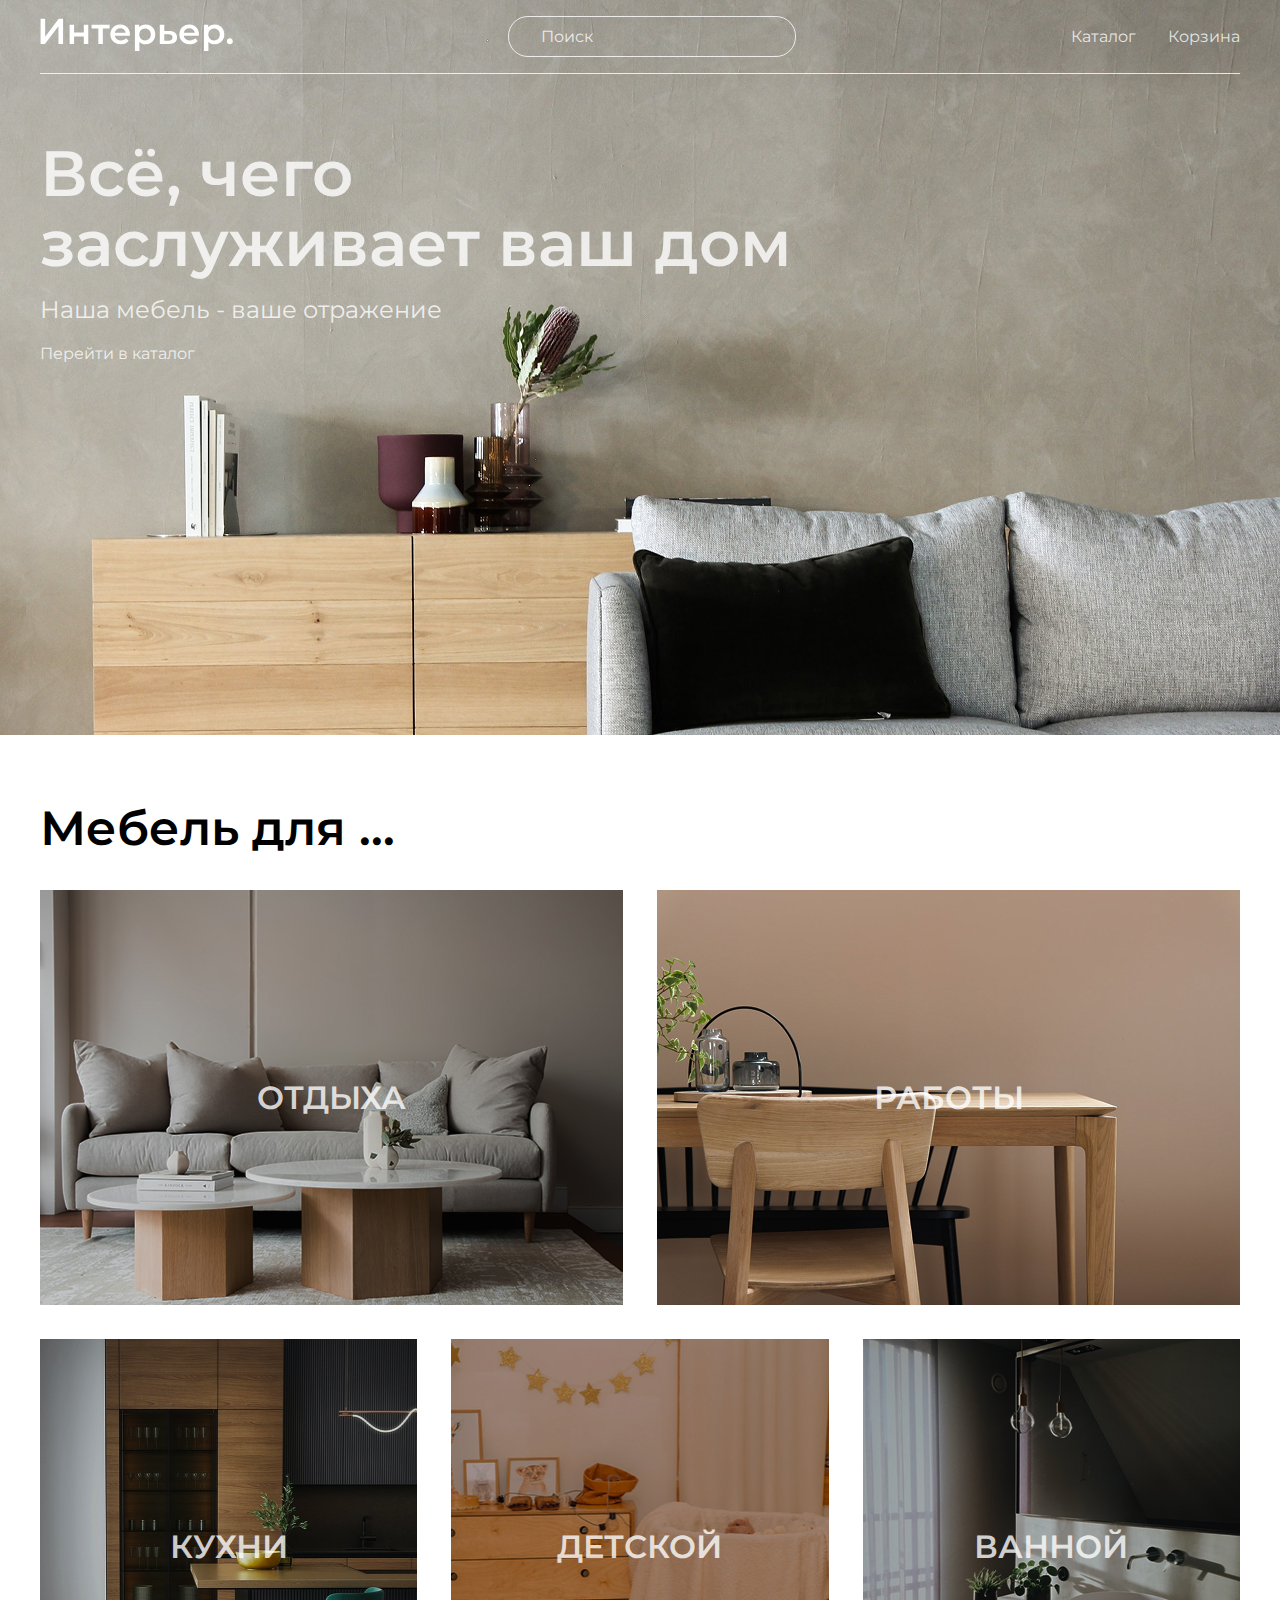
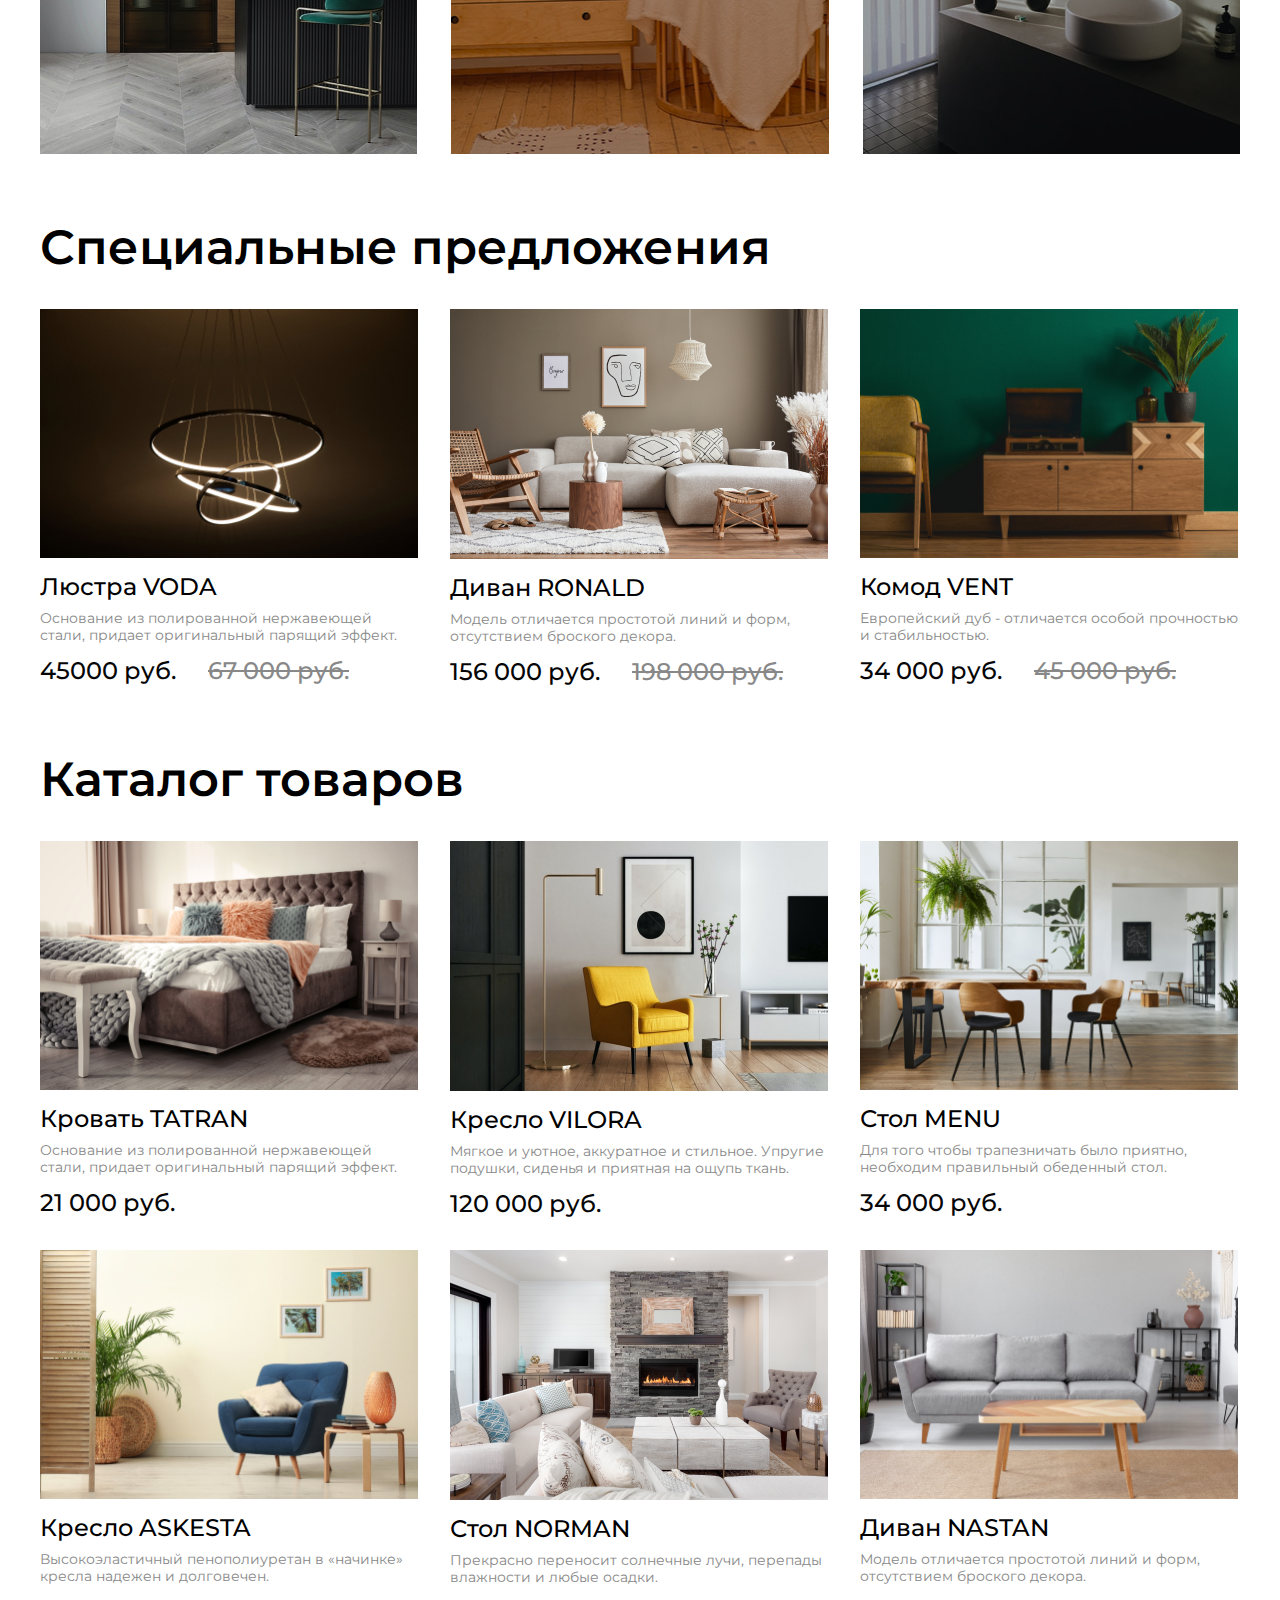
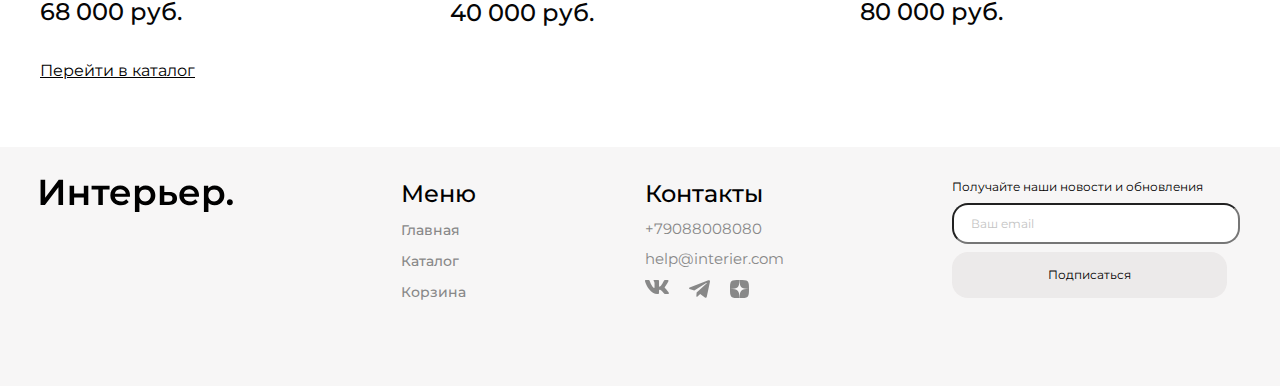
<file: index.html>
<!DOCTYPE html>
<html lang="en">
<head>
    <meta charset="UTF-8">
    <meta name="viewport" content="width=device-width, initial-scale=1.0">
    <title>Document</title>
    <link rel="preconnect" href="https://fonts.googleapis.com">
    <link rel="preconnect" href="https://fonts.gstatic.com" crossorigin>
    <link href="https://fonts.googleapis.com/css2?family=Montserrat:ital,wght@0,100..900;1,100..900&display=swap" rel="stylesheet">    
    <link rel="stylesheet" href="style.css">
</head>
<body class="body ">
    <div class="top center">
    <header class="header">
            <a class="header__logo" href="index.html"><img class="header__img" src="img/logo.svg" alt="logo"></a>
            <input placeholder="Поиск" class="header__input" type="text"> 
            <div class="menu menu_form">
                <a class="menu__link" href="catalog.html">Каталог</a>
                <div class="menu-form">
                    <form class="menu-form__form" action="#" method="get">
                        <article class="menu-form__item">
                            <div class="menu-form__left">
                                <img class="menu-form__img" src="img/cart-1.jpg" alt="cart__image">
                                <div class="menu-form__info">
                                    <h4 class="menu-form__title">Стол MENU</h4>
                                    <p class="menu-form__text">34 000 руб.</p>
                                <div class="menu-form__link-box">
                                    <a class="menu-form__link" href="#">Избранные</a>
                                    <a class="menu-form__link" href="#">Удалить</a>
                                </div>
                                </div>
                            </div>
                        <input class="menu-form__number" type="number" value="1" min="1">
                        </article>
                        <article class="menu-form__item">
                            <div class="menu-form__left">
                                <img class="menu-form__img" src="img/cart-2.jpg" alt="cart__image">
                                <div class="menu-form__info">
                                    <h4 class="menu-form__title">Диван NASTAN</h4>
                                    <p class="menu-form__text">80 000 руб.</p>
                                <div class="menu-form__link-box">
                                    <a class="menu-form__link" href="#">Избранные</a>
                                    <a class="menu-form__link" href="#">Удалить</a>
                                </div>
                                </div>
                            </div>
                            <input class="menu-form__number" type="number" value="1" min="1">
                            </article>
                            <div class="menu-form__total">
                                <div class="menu-form__sell"> Итого: <b> 114 000 руб.</b></div>
                                <button class="menu-form__button">Оформить заказ</button>
                            </div>
                        </form>
                </div>
                <a class="menu__link menu__link_active" href="basket.html">Корзина</a>
                
            </div>
        <div class="menu-mob">
            <a class="menu-mob__icon" href="#"><svg width="20" height="19" viewBox="0 0 20 19" fill="none" xmlns="http://www.w3.org/2000/svg">
                <g clip-path="url(#clip0_310_627)">
                <path d="M10.4053 1.11121C11.9322 1.13658 13.4045 1.704 14.5547 2.71863C15.7816 3.80099 16.5504 5.31046 16.7041 6.93933L16.7256 7.245C16.7952 8.74054 16.3382 10.2146 15.4346 11.4139L18.7686 14.7469L18.8271 14.8114C18.8828 14.8791 18.9282 14.9548 18.9619 15.036L18.9912 15.119C19.0166 15.2028 19.0303 15.29 19.0303 15.3778C19.0303 15.4657 19.0166 15.5528 18.9912 15.6366L18.9619 15.7196C18.9171 15.8277 18.8513 15.9259 18.7686 16.0087C18.7064 16.0708 18.6358 16.1236 18.5586 16.1649L18.4795 16.202C18.3713 16.2469 18.2548 16.2694 18.1377 16.2694C18.0498 16.2694 17.9627 16.2567 17.8789 16.2313L17.7959 16.202C17.7149 16.1684 17.6398 16.1227 17.5723 16.0673L17.5068 16.0087L14.1738 12.6747C12.9745 13.5809 11.4991 14.0394 10.002 13.9706L9.69629 13.9491C8.16806 13.8057 6.74501 13.121 5.68066 12.0243L5.47266 11.7997C4.38959 10.5718 3.8155 8.97713 3.86719 7.3407L3.88379 7.03406C4.00483 5.51056 4.66577 4.07568 5.75195 2.99109L5.97266 2.78015C7.10336 1.75342 8.56639 1.1606 10.0996 1.11316L10.4053 1.11121ZM10.3096 2.91882C9.15949 2.92351 8.05438 3.35335 7.20605 4.12195L7.04004 4.28015C6.17266 5.14755 5.68371 6.32302 5.67871 7.54968C5.67378 8.77628 6.15341 9.95557 7.01367 10.83L7.17871 10.9891C7.57301 11.3522 8.0275 11.6448 8.52246 11.8534L8.73633 11.9374C9.24001 12.1209 9.77235 12.2164 10.3096 12.2186L10.5391 12.2137C11.0744 12.1895 11.602 12.0725 12.0986 11.868C12.6662 11.6343 13.1822 11.2903 13.6162 10.8563C14.0503 10.4223 14.3942 9.90633 14.6279 9.33875L14.71 9.12488C14.8638 8.69178 14.9528 8.23831 14.9736 7.77917L14.9785 7.54968C14.9763 7.01248 14.8808 6.4801 14.6973 5.97644L14.6133 5.76257C14.4047 5.26759 14.1121 4.81313 13.749 4.41882L13.5898 4.25378C12.7154 3.3935 11.5362 2.91387 10.3096 2.91882Z" fill="white" stroke="white" stroke-width="0.2"/>
                </g>
                <defs>
                <clipPath id="clip0_310_627">
                <rect width="19" height="19" fill="white" transform="translate(0.800537)"/>
                </clipPath>
                </defs>
                </svg>
                </a>
            <a class="menu-mob__icon" href="catalog.html"><svg width="20" height="21" viewBox="0 0 20 21" fill="none" xmlns="http://www.w3.org/2000/svg">
                <rect x="0.800537" y="0.900024" width="4.57143" height="4.57143" fill="white"/>
                <rect x="0.800537" y="8.21436" width="4.57143" height="4.57143" fill="white"/>
                <rect x="0.800537" y="15.5286" width="4.57143" height="4.57143" fill="white"/>
                <rect x="8.11401" y="8.21436" width="4.57143" height="4.57143" fill="white"/>
                <rect x="8.11401" y="15.5286" width="4.57143" height="4.57143" fill="white"/>
                <rect x="8.11401" y="0.900024" width="4.57143" height="4.57143" fill="white"/>
                <rect x="15.4285" y="8.21436" width="4.57143" height="4.57143" fill="white"/>
                <rect x="15.4285" y="15.5286" width="4.57143" height="4.57143" fill="white"/>
                <rect x="15.4285" y="0.900024" width="4.57143" height="4.57143" fill="white"/>
                </svg>
                </a>
            <a class="menu-mob__icon" href="basket.html"><svg width="25" height="25" viewBox="0 0 25 25" fill="none" xmlns="http://www.w3.org/2000/svg">
                <path d="M14.5834 20.8333C15.1359 20.8333 15.6658 20.6138 16.0566 20.2231C16.4473 19.8324 16.6667 19.3025 16.6667 18.75C16.6667 18.1974 16.4473 17.6675 16.0566 17.2768C15.6658 16.8861 15.1359 16.6666 14.5834 16.6666C14.0309 16.6666 13.501 16.8861 13.1103 17.2768C12.7196 17.6675 12.5001 18.1974 12.5001 18.75C12.5001 19.3025 12.7196 19.8324 13.1103 20.2231C13.501 20.6138 14.0309 20.8333 14.5834 20.8333ZM7.29174 20.8333C7.84428 20.8333 8.37418 20.6138 8.76488 20.2231C9.15558 19.8324 9.37508 19.3025 9.37508 18.75C9.37508 18.1974 9.15558 17.6675 8.76488 17.2768C8.37418 16.8861 7.84428 16.6666 7.29174 16.6666C6.73921 16.6666 6.20931 16.8861 5.81861 17.2768C5.4279 17.6675 5.20841 18.1974 5.20841 18.75C5.20841 19.3025 5.4279 19.8324 5.81861 20.2231C6.20931 20.6138 6.73921 20.8333 7.29174 20.8333ZM20.873 6.16975C21.133 6.16136 21.3796 6.05217 21.5606 5.86525C21.7416 5.67834 21.8428 5.42836 21.8428 5.16819C21.8428 4.90801 21.7416 4.65804 21.5606 4.47112C21.3796 4.28421 21.133 4.17501 20.873 4.16663H19.674C18.7345 4.16663 17.922 4.81871 17.7178 5.73538L16.4126 11.6125C16.2084 12.5291 15.3959 13.1812 14.4563 13.1812H6.63133L5.12924 7.17079H14.8636C15.1212 7.15904 15.3644 7.04844 15.5425 6.86199C15.7206 6.67555 15.82 6.42761 15.82 6.16975C15.82 5.91189 15.7206 5.66395 15.5425 5.47751C15.3644 5.29106 15.1212 5.18046 14.8636 5.16871H5.12924C4.82473 5.16862 4.5242 5.23796 4.25051 5.37145C3.97682 5.50495 3.73716 5.69909 3.54976 5.93911C3.36236 6.17913 3.23215 6.45872 3.16903 6.75662C3.10591 7.05452 3.11154 7.36289 3.1855 7.65829L4.68758 13.6666C4.79586 14.1002 5.046 14.485 5.39821 14.7601C5.75042 15.0351 6.18447 15.1844 6.63133 15.1843H14.4563C15.368 15.1845 16.2524 14.8736 16.9636 14.3032C17.6748 13.7327 18.1701 12.9368 18.3678 12.0468L19.674 6.16975H20.873Z" fill="white"/>
                </svg>
                </a>
        </div>
    </header>
    <section class="top-content">
        <h1 class="top-content__title ">Всё, чего <br>заслуживает ваш дом</h1>
        <p class="top-content__text">Наша мебель - ваше отражение</p>
        <a class="top-content__link" href="catalog.html">Перейти в каталог</a>
    </section>
    </div>
<main class="main-content center">
    <section class="for-box">
        <h2 class="for-box__title">Мебель для ... </h2>
        <div class="for">
            <div class="for__item for__item_1 for__item_big">ОТДЫХА</div>
            <div class="for__item for__item_2 for__item_big">РАБОТЫ</div>
            <div class="for__item for__item_3">КУХНИ</div>
            <div class="for__item for__item_4">ДЕТСКОЙ</div>
            <div class="for__item for__item_5">ВАННОЙ</div>
        </div>
    </section>  
    <section class="section">
        <h2 class="section-title">Специальные предложения</h2>
        <article class="product">
                <img class="product__img" src="img/chandelier.jpg" alt="люстра VODA">
            <img class="product__icon" src="img/Vector.svg" alt="купить">
            <img class="product__like" src="img/coolicon.svg" alt="лайк">  
            <h3 class="product__title">Люстра VODA</h3>
            <p class="product__text">Основание из полированной нержавеющей стали, придает оригинальный парящий эффект.</p>
            <div class="product__box-price">
                <p class="product__price">45000 руб.</p>
                <p class="product__price product__price_sale">67 000 руб.</p>
            </div>
        </article>
        <article class="product">
            <img class="product__img" src="img/sofa-R.jpg" alt="Диван RONALD">
            <img class="product__icon" src="img/Vector.svg" alt="купить">
            <img class="product__like" src="img/coolicon.svg" alt="лайк">
            <h3 class="product__title">Диван RONALD</h3>
            <p class="product__text">Модель отличается простотой линий и форм, отсутствием броского декора.</p>
            <div class="product__box-price">
                <p class="product__price">156 000 руб.</p>
                <p class="product__price product__price_sale">198 000 руб.</p>
            </div>
        </article>
        <article class="product">
            <img class="product__img" src="img/dresser-D.jpg" alt="Комод VENT">
            <img class="product__icon" src="img/Vector.svg" alt="купить">
            <img class="product__like" src="img/coolicon.svg" alt="лайк">
            <h3 class="product__title">Комод VENT</h3>
            <p class="product__text">Европейский дуб - отличается особой прочностью и стабильностью.</p>
            <div class="product__box-price">
                <p class="product__price">34 000 руб.</p>
                <p class="product__price product__price_sale">45 000 руб.</p>
            </div>
        </article>
    </section>
    <section class="section">
        <h2 class="section-title center">Каталог товаров</h2>
        <article class="product">
            <img class="product__img" src="img/bed.jpg" alt="Кровать TATRAN">
            <img class="product__icon" src="img/Vector.svg" alt="купить">
            <img class="product__like" src="img/coolicon.svg" alt="лайк">
            <h3 class="product__title">Кровать TATRAN</h3>
            <p class="product__text">Основание из полированной нержавеющей стали, придает оригинальный парящий эффект.</p>
            <p class="product__price">21 000 руб.</p> 
        </article>
        <article class="product">
            <img class="product__img" src="img/armchair-V.jpg" alt="Кресло VILORA">
            <img class="product__icon" src="img/Vector.svg" alt="купить">
            <img class="product__like" src="img/coolicon.svg" alt="лайк">
            <h3 class="product__title">Кресло VILORA</h3>
            <p class="product__text">Мягкое и уютное, аккуратное и стильное. Упругие подушки, сиденья и приятная на ощупь ткань.</p>
            <p class="product__price">120 000 руб.</p> 
        </article>
        <article class="product">
            <img class="product__img" src="img/table-M.jpg" alt="Стол MENU">
            <img class="product__icon" src="img/Vector.svg" alt="купить">
            <img class="product__like" src="img/coolicon.svg" alt="лайк">
            <h3 class="product__title">Стол MENU</h3>
            <p class="product__text">Для того чтобы трапезничать было приятно, необходим правильный обеденный стол.</p>
            <p class="product__price">34 000 руб.</p> 
        </article>
        <article class="product">
            <img class="product__img" src="img/armchair-A.jpg" alt="Кресло ASKESTA">
            <img class="product__icon" src="img/Vector.svg" alt="купить">
            <img class="product__like" src="img/coolicon.svg" alt="лайк">
            <h3 class="product__title">Кресло ASKESTA</h3>
            <p class="product__text">Высокоэластичный пенополиуретан в «начинке» кресла надежен и долговечен.</p>
            <p class="product__price">68 000 руб.</p> 
        </article>
        <article class="product">
            <img class="product__img" src="img/table-N.jpg" alt="Стол NORMAN">
            <img class="product__icon" src="img/Vector.svg" alt="купить">
            <img class="product__like" src="img/coolicon.svg" alt="лайк">
            <h3 class="product__title">Стол NORMAN</h3>
            <p class="product__text">Прекрасно переносит солнечные лучи, перепады влажности и любые осадки.</p>
            <p class="product__price">40 000 руб.</p> 
        </article>
        <article class="product">
            <img class="product__img" src="img/sofa-N.jpg" alt="Диван NASTAN">
            <img class="product__icon" src="img/Vector.svg" alt="купить">
            <img class="product__like" src="img/coolicon.svg" alt="лайк">
            <h3 class="product__title">Диван NASTAN</h3>
            <p class="product__text">Модель отличается простотой линий и форм, отсутствием броского декора.</p>
            <p class="product__price">80 000 руб.</p> 
        </article>
    </section>
        <a class="link" href="catalog.html">Перейти в каталог</a>
</main>
<footer class="footer center">
    <a class="footer__title" href="index.html"><img src="img/footer-logo.svg" alt="logo"></a>
    <div class="footer-list">
        <h4 class="footer__menu">Меню</h4>
        <nav >
        <ul class="nav">
            <li class="nav__item"><a class="nav__link" href="index.html">Главная</a></li>
            <li class="nav__item"><a class="nav__link" href="catalog.html">Каталог</a></li>
            <li class="nav__item"><a class="nav__link" href="basket.html">Корзина</a></li>
        </ul>
    </nav>
    </div>
    <div class="footer-list">
        <h4 class="footer__contact">Контакты</h4>
        <a class="footer__link" href="#">+79088008080</a>
        <a class="footer__link" href="#">help@interier.com</a>
        <div class="footer-link">
            <a class="footer__link" href="#"><svg class="footer__icon" width="24" height="14" viewBox="0 0 24 14" fill="none" xmlns="http://www.w3.org/2000/svg">
                <path fill-rule="evenodd" clip-rule="evenodd" d="M23.45 0.948C23.616 0.402 23.45 0 22.655 0H20.03C19.362 0 19.054 0.347 18.887 0.73C18.887 0.73 17.552 3.926 15.661 6.002C15.049 6.604 14.771 6.795 14.437 6.795C14.27 6.795 14.019 6.604 14.019 6.057V0.948C14.019 0.292 13.835 0 13.279 0H9.151C8.734 0 8.483 0.304 8.483 0.593C8.483 1.214 9.429 1.358 9.526 3.106V6.904C9.526 7.737 9.373 7.888 9.039 7.888C8.149 7.888 5.984 4.677 4.699 1.003C4.45 0.288 4.198 0 3.527 0H0.9C0.15 0 0 0.347 0 0.73C0 1.412 0.89 4.8 4.145 9.281C6.315 12.341 9.37 14 12.153 14C13.822 14 14.028 13.632 14.028 12.997V10.684C14.028 9.947 14.186 9.8 14.715 9.8C15.105 9.8 15.772 9.992 17.33 11.467C19.11 13.216 19.403 14 20.405 14H23.03C23.78 14 24.156 13.632 23.94 12.904C23.702 12.18 22.852 11.129 21.725 9.882C21.113 9.172 20.195 8.407 19.916 8.024C19.527 7.533 19.638 7.314 19.916 6.877C19.916 6.877 23.116 2.451 23.449 0.948H23.45Z" fill="#888888"/>
                </svg>
                </a>
            <a class="footer__link" href="#"><svg class="footer__icon" width="21" height="18" viewBox="0 0 21 18" fill="none" xmlns="http://www.w3.org/2000/svg">
                <path d="M19.2957 0.363004L0.690669 7.57461C-0.0580296 7.91045 -0.31126 8.58298 0.509708 8.94798L5.28269 10.4727L16.8232 3.30353C17.4533 2.85347 18.0984 2.97348 17.5433 3.46858L7.63158 12.4893L7.32023 16.3069C7.60861 16.8964 8.13664 16.8991 8.47346 16.6061L11.2157 13.998L15.9122 17.533C17.003 18.1821 17.5965 17.7632 17.8312 16.5735L20.9117 1.91163C21.2315 0.447168 20.6861 -0.19809 19.2957 0.363004Z" fill="#888888"/>
                </svg>
                </a>
            <a class="footer__link" href="#"><svg class="footer__icon" width="19" height="18" viewBox="0 0 19 18" fill="none" xmlns="http://www.w3.org/2000/svg">
                <path d="M11.3326 10.7357C9.83977 12.195 9.7312 14.0143 9.60227 18C13.5244 18 16.2319 17.9871 17.6298 16.7014C18.9869 15.3771 19.0005 12.69 19.0005 9.09643C14.7933 9.225 12.873 9.32143 11.3326 10.7357ZM0.000488281 9.09643C0.000488281 12.69 0.0140597 15.3771 1.3712 16.7014C2.76906 17.9871 5.47656 18 9.3987 18C9.26299 14.0143 9.1612 12.195 7.66835 10.7357C6.12799 9.32143 4.20763 9.21857 0.000488281 9.09643ZM9.3987 0C5.48335 0 2.76906 0.0128571 1.3712 1.29857C0.0140597 2.62286 0.000488281 5.31 0.000488281 8.90357C4.20763 8.775 6.12799 8.67857 7.66835 7.26429C9.1612 5.805 9.26977 3.98571 9.3987 0ZM11.3326 7.26429C9.83977 5.805 9.7312 3.98571 9.60227 0C13.5244 0 16.2319 0.0128571 17.6298 1.29857C18.9869 2.62286 19.0005 5.31 19.0005 8.90357C14.7933 8.775 12.873 8.67857 11.3326 7.26429Z" fill="#888888"/>
                </svg>
                </a>
        </div>
    </div>
    <form class="form">
        <p class="footer__text">Получайте наши новости и обновления</p>
        <input placeholder="Ваш email" class="footer__input" type="email">
        <button class="button">Подписаться</button>
    </form>
</footer>
</body>
</html>
</file>
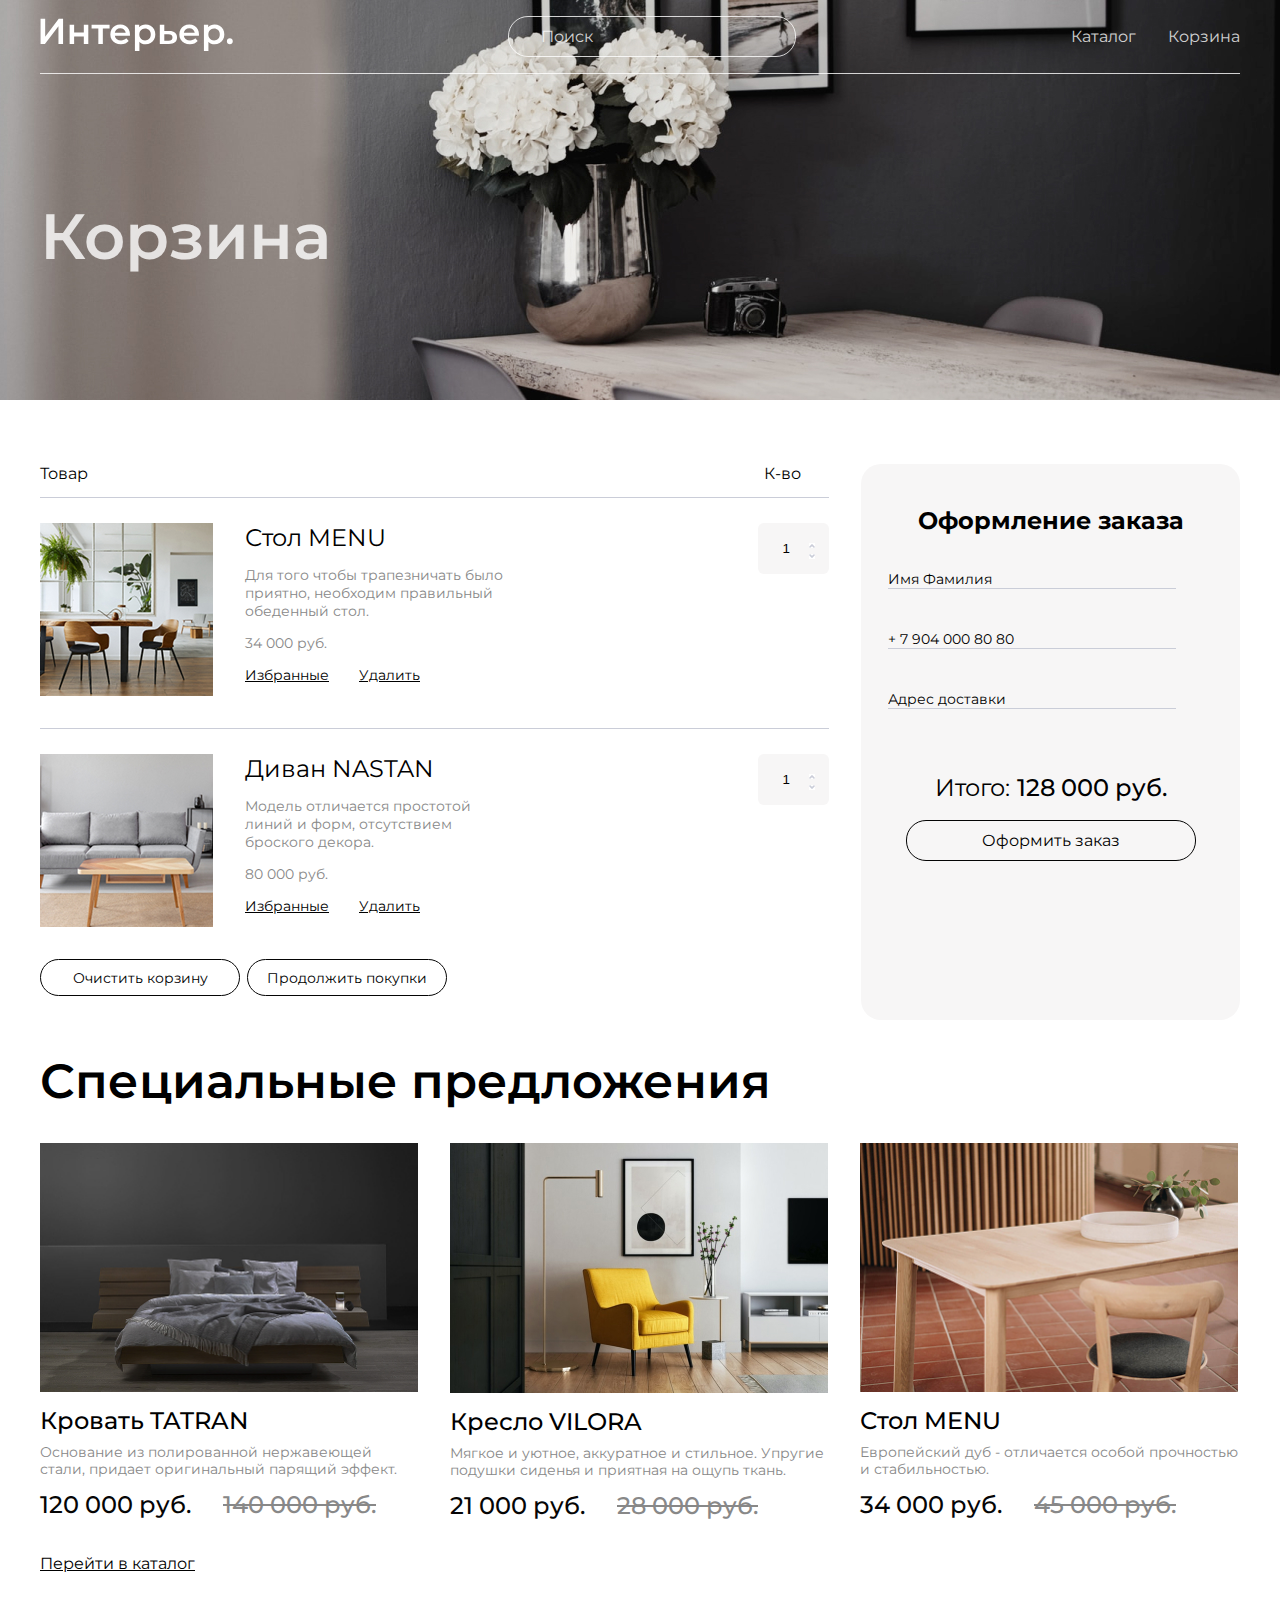
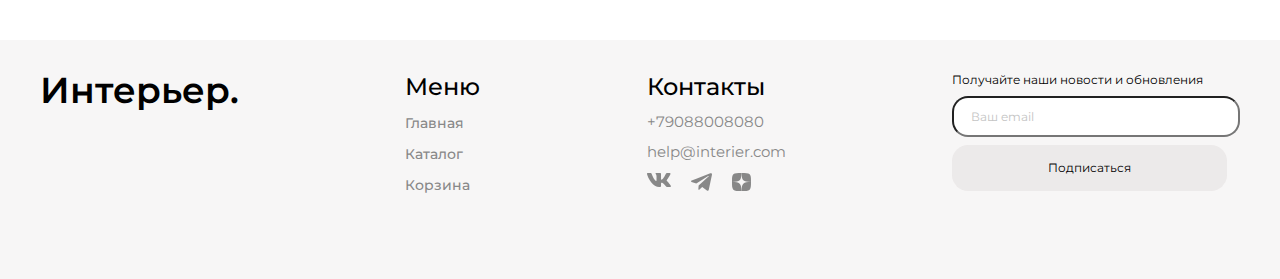
<file: basket.html>
<!DOCTYPE html>
<html lang="en">
<head>
    <meta charset="UTF-8">
    <meta name="viewport" content="width=device-width, initial-scale=1.0">
    <title>Document</title>
    <link rel="preconnect" href="https://fonts.googleapis.com">
    <link rel="preconnect" href="https://fonts.gstatic.com" crossorigin>
    <link href="https://fonts.googleapis.com/css2?family=Montserrat:ital,wght@0,100..900;1,100..900&display=swap" rel="stylesheet">    
    <link rel="stylesheet" href="style.css">
</head>
<body class="body ">
        <div class="top-cart center">
        <header class="header">
                <a class="header__logo" href="index.html"><img class="header__img" src="img/logo.svg" alt="logo"></a>
                <input placeholder="Поиск" class="header__input" type="search">
            <nav> 
                <ul class="menu">
                    <li class="menu__item"><a class="menu__link" href="catalog.html">Каталог</a></li>
                    <li class="menu__item"><a class="menu__link" href="basket.html">Корзина</a></li>
                </ul>
            </nav>
        <div class="menu-mob">
            <a class="menu-mob__icon" href="#"><svg width="20" height="19" viewBox="0 0 20 19" fill="none" xmlns="http://www.w3.org/2000/svg">
                <g clip-path="url(#clip0_310_627)">
                <path d="M10.4053 1.11121C11.9322 1.13658 13.4045 1.704 14.5547 2.71863C15.7816 3.80099 16.5504 5.31046 16.7041 6.93933L16.7256 7.245C16.7952 8.74054 16.3382 10.2146 15.4346 11.4139L18.7686 14.7469L18.8271 14.8114C18.8828 14.8791 18.9282 14.9548 18.9619 15.036L18.9912 15.119C19.0166 15.2028 19.0303 15.29 19.0303 15.3778C19.0303 15.4657 19.0166 15.5528 18.9912 15.6366L18.9619 15.7196C18.9171 15.8277 18.8513 15.9259 18.7686 16.0087C18.7064 16.0708 18.6358 16.1236 18.5586 16.1649L18.4795 16.202C18.3713 16.2469 18.2548 16.2694 18.1377 16.2694C18.0498 16.2694 17.9627 16.2567 17.8789 16.2313L17.7959 16.202C17.7149 16.1684 17.6398 16.1227 17.5723 16.0673L17.5068 16.0087L14.1738 12.6747C12.9745 13.5809 11.4991 14.0394 10.002 13.9706L9.69629 13.9491C8.16806 13.8057 6.74501 13.121 5.68066 12.0243L5.47266 11.7997C4.38959 10.5718 3.8155 8.97713 3.86719 7.3407L3.88379 7.03406C4.00483 5.51056 4.66577 4.07568 5.75195 2.99109L5.97266 2.78015C7.10336 1.75342 8.56639 1.1606 10.0996 1.11316L10.4053 1.11121ZM10.3096 2.91882C9.15949 2.92351 8.05438 3.35335 7.20605 4.12195L7.04004 4.28015C6.17266 5.14755 5.68371 6.32302 5.67871 7.54968C5.67378 8.77628 6.15341 9.95557 7.01367 10.83L7.17871 10.9891C7.57301 11.3522 8.0275 11.6448 8.52246 11.8534L8.73633 11.9374C9.24001 12.1209 9.77235 12.2164 10.3096 12.2186L10.5391 12.2137C11.0744 12.1895 11.602 12.0725 12.0986 11.868C12.6662 11.6343 13.1822 11.2903 13.6162 10.8563C14.0503 10.4223 14.3942 9.90633 14.6279 9.33875L14.71 9.12488C14.8638 8.69178 14.9528 8.23831 14.9736 7.77917L14.9785 7.54968C14.9763 7.01248 14.8808 6.4801 14.6973 5.97644L14.6133 5.76257C14.4047 5.26759 14.1121 4.81313 13.749 4.41882L13.5898 4.25378C12.7154 3.3935 11.5362 2.91387 10.3096 2.91882Z" fill="white" stroke="white" stroke-width="0.2"/>
                </g>
                <defs>
                <clipPath id="clip0_310_627">
                <rect width="19" height="19" fill="white" transform="translate(0.800537)"/>
                </clipPath>
                </defs>
                </svg>
                </a>
            <a class="menu-mob__icon" href="catalog.html"><svg width="20" height="21" viewBox="0 0 20 21" fill="none" xmlns="http://www.w3.org/2000/svg">
                <rect x="0.800537" y="0.900024" width="4.57143" height="4.57143" fill="white"/>
                <rect x="0.800537" y="8.21436" width="4.57143" height="4.57143" fill="white"/>
                <rect x="0.800537" y="15.5286" width="4.57143" height="4.57143" fill="white"/>
                <rect x="8.11401" y="8.21436" width="4.57143" height="4.57143" fill="white"/>
                <rect x="8.11401" y="15.5286" width="4.57143" height="4.57143" fill="white"/>
                <rect x="8.11401" y="0.900024" width="4.57143" height="4.57143" fill="white"/>
                <rect x="15.4285" y="8.21436" width="4.57143" height="4.57143" fill="white"/>
                <rect x="15.4285" y="15.5286" width="4.57143" height="4.57143" fill="white"/>
                <rect x="15.4285" y="0.900024" width="4.57143" height="4.57143" fill="white"/>
                </svg>
                </a>
            <a class="menu-mob__icon" href="basket.html"><svg width="25" height="25" viewBox="0 0 25 25" fill="none" xmlns="http://www.w3.org/2000/svg">
                <path d="M14.5834 20.8333C15.1359 20.8333 15.6658 20.6138 16.0566 20.2231C16.4473 19.8324 16.6667 19.3025 16.6667 18.75C16.6667 18.1974 16.4473 17.6675 16.0566 17.2768C15.6658 16.8861 15.1359 16.6666 14.5834 16.6666C14.0309 16.6666 13.501 16.8861 13.1103 17.2768C12.7196 17.6675 12.5001 18.1974 12.5001 18.75C12.5001 19.3025 12.7196 19.8324 13.1103 20.2231C13.501 20.6138 14.0309 20.8333 14.5834 20.8333ZM7.29174 20.8333C7.84428 20.8333 8.37418 20.6138 8.76488 20.2231C9.15558 19.8324 9.37508 19.3025 9.37508 18.75C9.37508 18.1974 9.15558 17.6675 8.76488 17.2768C8.37418 16.8861 7.84428 16.6666 7.29174 16.6666C6.73921 16.6666 6.20931 16.8861 5.81861 17.2768C5.4279 17.6675 5.20841 18.1974 5.20841 18.75C5.20841 19.3025 5.4279 19.8324 5.81861 20.2231C6.20931 20.6138 6.73921 20.8333 7.29174 20.8333ZM20.873 6.16975C21.133 6.16136 21.3796 6.05217 21.5606 5.86525C21.7416 5.67834 21.8428 5.42836 21.8428 5.16819C21.8428 4.90801 21.7416 4.65804 21.5606 4.47112C21.3796 4.28421 21.133 4.17501 20.873 4.16663H19.674C18.7345 4.16663 17.922 4.81871 17.7178 5.73538L16.4126 11.6125C16.2084 12.5291 15.3959 13.1812 14.4563 13.1812H6.63133L5.12924 7.17079H14.8636C15.1212 7.15904 15.3644 7.04844 15.5425 6.86199C15.7206 6.67555 15.82 6.42761 15.82 6.16975C15.82 5.91189 15.7206 5.66395 15.5425 5.47751C15.3644 5.29106 15.1212 5.18046 14.8636 5.16871H5.12924C4.82473 5.16862 4.5242 5.23796 4.25051 5.37145C3.97682 5.50495 3.73716 5.69909 3.54976 5.93911C3.36236 6.17913 3.23215 6.45872 3.16903 6.75662C3.10591 7.05452 3.11154 7.36289 3.1855 7.65829L4.68758 13.6666C4.79586 14.1002 5.046 14.485 5.39821 14.7601C5.75042 15.0351 6.18447 15.1844 6.63133 15.1843H14.4563C15.368 15.1845 16.2524 14.8736 16.9636 14.3032C17.6748 13.7327 18.1701 12.9368 18.3678 12.0468L19.674 6.16975H20.873Z" fill="white"/>
                </svg>
                </a>
        </div>
        </header>
        <section>
            <h1 class="top-cart__title">Корзина</h1>
        </section>
        </div>
<main class="main-content center">
<section class="cart">
        <h2 class="cart__head">title</h2>
<div class="cart__content">
    <div class="cart__name-box">
        <p class="cart__top">Товар</p>
        <p class="cart__top">К-во</p>
    </div>
    <article class="cart__item">
        <div class="cart__left">
            <img class="cart__img" src="img/cart-1.jpg" alt="cart__image">
            <div class="cart__info">
                <h4 class="cart__title">Стол MENU</h4>
                <p class="cart__text">Для того чтобы трапезничать было приятно, необходим правильный обеденный стол.</p>
                <p class="cart__text">34 000 руб.</p>
                <div class="cart__link-box">
                    <a class="cart__link" href="#">Избранные</a>
                    <a class="cart__link" href="#">Удалить</a>
                </div>
            </div>
        </div>
        <input class="cart__number" type="number" value="1" min="1">
    </article>
    <article class="cart__item">
        <div class="cart__left">
            <img class="cart__img" src="img/cart-2.jpg" alt="cart__image">
            <div class="cart__info">
                <h4 class="cart__title">Диван NASTAN</h4>
                <p class="cart__text">Модель отличается простотой линий и форм, отсутствием броского декора. </p>
                <p class="cart__text">80 000 руб.</p>
                <div class="cart__link-box">
                    <a class="cart__link" href="#">Избранные</a>
                    <a class="cart__link" href="#">Удалить</a>
                </div>
            </div>
        </div>
        <input class="cart__number" type="number" value="1" min="1">
    </article>
    <div class="cart-bottom">
        <button class="cart-bottom__button">Очистить корзину</button>
        <button class="cart-bottom__button">Продолжить покупки</button>
        </div>
    </div>

<div class="cart__form">
    <h3 class="cart__order"> Оформление заказа</h3>
    <div class="cart__data">
        <input class="cart__input cart__input_1" placeholder="Имя Фамилия" type="text">
        <input class="cart__input cart__input_2" placeholder="+ 7 904 000 80 80" type="tel">
        <input class="cart__input cart__input_3" placeholder="Адрес доставки" type="text">
    </div>
    <div class="cart__total">Итого:<span class="cart__total_mod"> 128 000 руб.</span></div>
    <button class="cart__button">Оформить заказ</button>
</div>
</section>

<section class="section center">
    <h2 class="section-title">Специальные предложения</h2>
<article class="product">
    <img class="product__img" src="img/bed-T.jpg" alt="Кровать TATRAN">
            <img class="product__icon" src="img/Vector.svg" alt="купить">
            <img class="product__like" src="img/coolicon.svg" alt="лайк">
    <h3 class="product__title">Кровать TATRAN</h3>
    <p class="product__text">Основание из полированной нержавеющей стали, придает оригинальный парящий эффект.</p>
    <div class="product__box-price">
        <p class="product__price">120 000 руб.</p>
        <p class="product__price product__price_sale">140 000 руб.</p>
    </div>
</article>
<article class="product">
    <img class="product__img" src="img/armchair-V.jpg" alt="Кресло VILORA">
            <img class="product__icon" src="img/Vector.svg" alt="купить">
            <img class="product__like" src="img/coolicon.svg" alt="лайк">
    <h3 class="product__title">Кресло VILORA</h3>
    <p class="product__text">Мягкое и уютное, аккуратное и стильное. Упругие подушки сиденья и приятная на ощупь ткань. </p>
    <div class="product__box-price">
        <p class="product__price">21 000 руб.</p>
        <p class="product__price product__price_sale">28 000 руб.</p>
    </div>
</article>
<article class="product">
    <img class="product__img" src="img/table-ME.jpg" alt="Стол MENU">
            <img class="product__icon" src="img/Vector.svg" alt="купить">
            <img class="product__like" src="img/coolicon.svg" alt="лайк">
    <h3 class="product__title">Стол MENU</h3>
    <p class="product__text">Европейский дуб - отличается особой прочностью и стабильностью.</p>
    <div class="product__box-price">
        <p class="product__price">34 000 руб.</p>
        <p class="product__price product__price_sale">45 000 руб.</p>
    </div>
</article>
</section>
        <a class="link center" href="catalog.html">Перейти в каталог</a>
</main>
<footer class="footer center">
    <h2 class="footer__title">Интерьер.</h2>
    <div class="footer-list">
        <h4 class="footer__menu">Меню</h4>
        <nav >
        <ul class="nav">
            <li class="nav__item"><a class="nav__link" href="index.html">Главная</a></li>
            <li class="nav__item"><a class="nav__link" href="catalog.html">Каталог</a></li>
            <li class="nav__item"><a class="nav__link" href="basket.html">Корзина</a></li>
        </ul>
    </nav>
    </div>
    <div class="footer-list">
        <h4 class="footer__contact">Контакты</h4>
        <a class="footer__link" href="#">+79088008080</a>
        <a class="footer__link" href="#">help@interier.com</a>
        <div class="footer-link">
            <a class="footer__link" href="#"><svg class="footer__icon" width="24" height="14" viewBox="0 0 24 14" fill="none" xmlns="http://www.w3.org/2000/svg">
                <path fill-rule="evenodd" clip-rule="evenodd" d="M23.45 0.948C23.616 0.402 23.45 0 22.655 0H20.03C19.362 0 19.054 0.347 18.887 0.73C18.887 0.73 17.552 3.926 15.661 6.002C15.049 6.604 14.771 6.795 14.437 6.795C14.27 6.795 14.019 6.604 14.019 6.057V0.948C14.019 0.292 13.835 0 13.279 0H9.151C8.734 0 8.483 0.304 8.483 0.593C8.483 1.214 9.429 1.358 9.526 3.106V6.904C9.526 7.737 9.373 7.888 9.039 7.888C8.149 7.888 5.984 4.677 4.699 1.003C4.45 0.288 4.198 0 3.527 0H0.9C0.15 0 0 0.347 0 0.73C0 1.412 0.89 4.8 4.145 9.281C6.315 12.341 9.37 14 12.153 14C13.822 14 14.028 13.632 14.028 12.997V10.684C14.028 9.947 14.186 9.8 14.715 9.8C15.105 9.8 15.772 9.992 17.33 11.467C19.11 13.216 19.403 14 20.405 14H23.03C23.78 14 24.156 13.632 23.94 12.904C23.702 12.18 22.852 11.129 21.725 9.882C21.113 9.172 20.195 8.407 19.916 8.024C19.527 7.533 19.638 7.314 19.916 6.877C19.916 6.877 23.116 2.451 23.449 0.948H23.45Z" fill="#888888"/>
                </svg>
                </a>
            <a class="footer__link" href="#"><svg class="footer__icon" width="21" height="18" viewBox="0 0 21 18" fill="none" xmlns="http://www.w3.org/2000/svg">
                <path d="M19.2957 0.363004L0.690669 7.57461C-0.0580296 7.91045 -0.31126 8.58298 0.509708 8.94798L5.28269 10.4727L16.8232 3.30353C17.4533 2.85347 18.0984 2.97348 17.5433 3.46858L7.63158 12.4893L7.32023 16.3069C7.60861 16.8964 8.13664 16.8991 8.47346 16.6061L11.2157 13.998L15.9122 17.533C17.003 18.1821 17.5965 17.7632 17.8312 16.5735L20.9117 1.91163C21.2315 0.447168 20.6861 -0.19809 19.2957 0.363004Z" fill="#888888"/>
                </svg>
                </a>
            <a class="footer__link" href="#"><svg class="footer__icon" width="19" height="18" viewBox="0 0 19 18" fill="none" xmlns="http://www.w3.org/2000/svg">
                <path d="M11.3326 10.7357C9.83977 12.195 9.7312 14.0143 9.60227 18C13.5244 18 16.2319 17.9871 17.6298 16.7014C18.9869 15.3771 19.0005 12.69 19.0005 9.09643C14.7933 9.225 12.873 9.32143 11.3326 10.7357ZM0.000488281 9.09643C0.000488281 12.69 0.0140597 15.3771 1.3712 16.7014C2.76906 17.9871 5.47656 18 9.3987 18C9.26299 14.0143 9.1612 12.195 7.66835 10.7357C6.12799 9.32143 4.20763 9.21857 0.000488281 9.09643ZM9.3987 0C5.48335 0 2.76906 0.0128571 1.3712 1.29857C0.0140597 2.62286 0.000488281 5.31 0.000488281 8.90357C4.20763 8.775 6.12799 8.67857 7.66835 7.26429C9.1612 5.805 9.26977 3.98571 9.3987 0ZM11.3326 7.26429C9.83977 5.805 9.7312 3.98571 9.60227 0C13.5244 0 16.2319 0.0128571 17.6298 1.29857C18.9869 2.62286 19.0005 5.31 19.0005 8.90357C14.7933 8.775 12.873 8.67857 11.3326 7.26429Z" fill="#888888"/>
                </svg>
                </a>
        </div>
    </div>
    <form class="form">
        <p class="footer__text">Получайте наши новости и обновления</p>
        <input placeholder="Ваш email" class="footer__input" type="email">
        <button class="button">Подписаться</button>
    </form>
</footer>
</body>
</html>
</file>
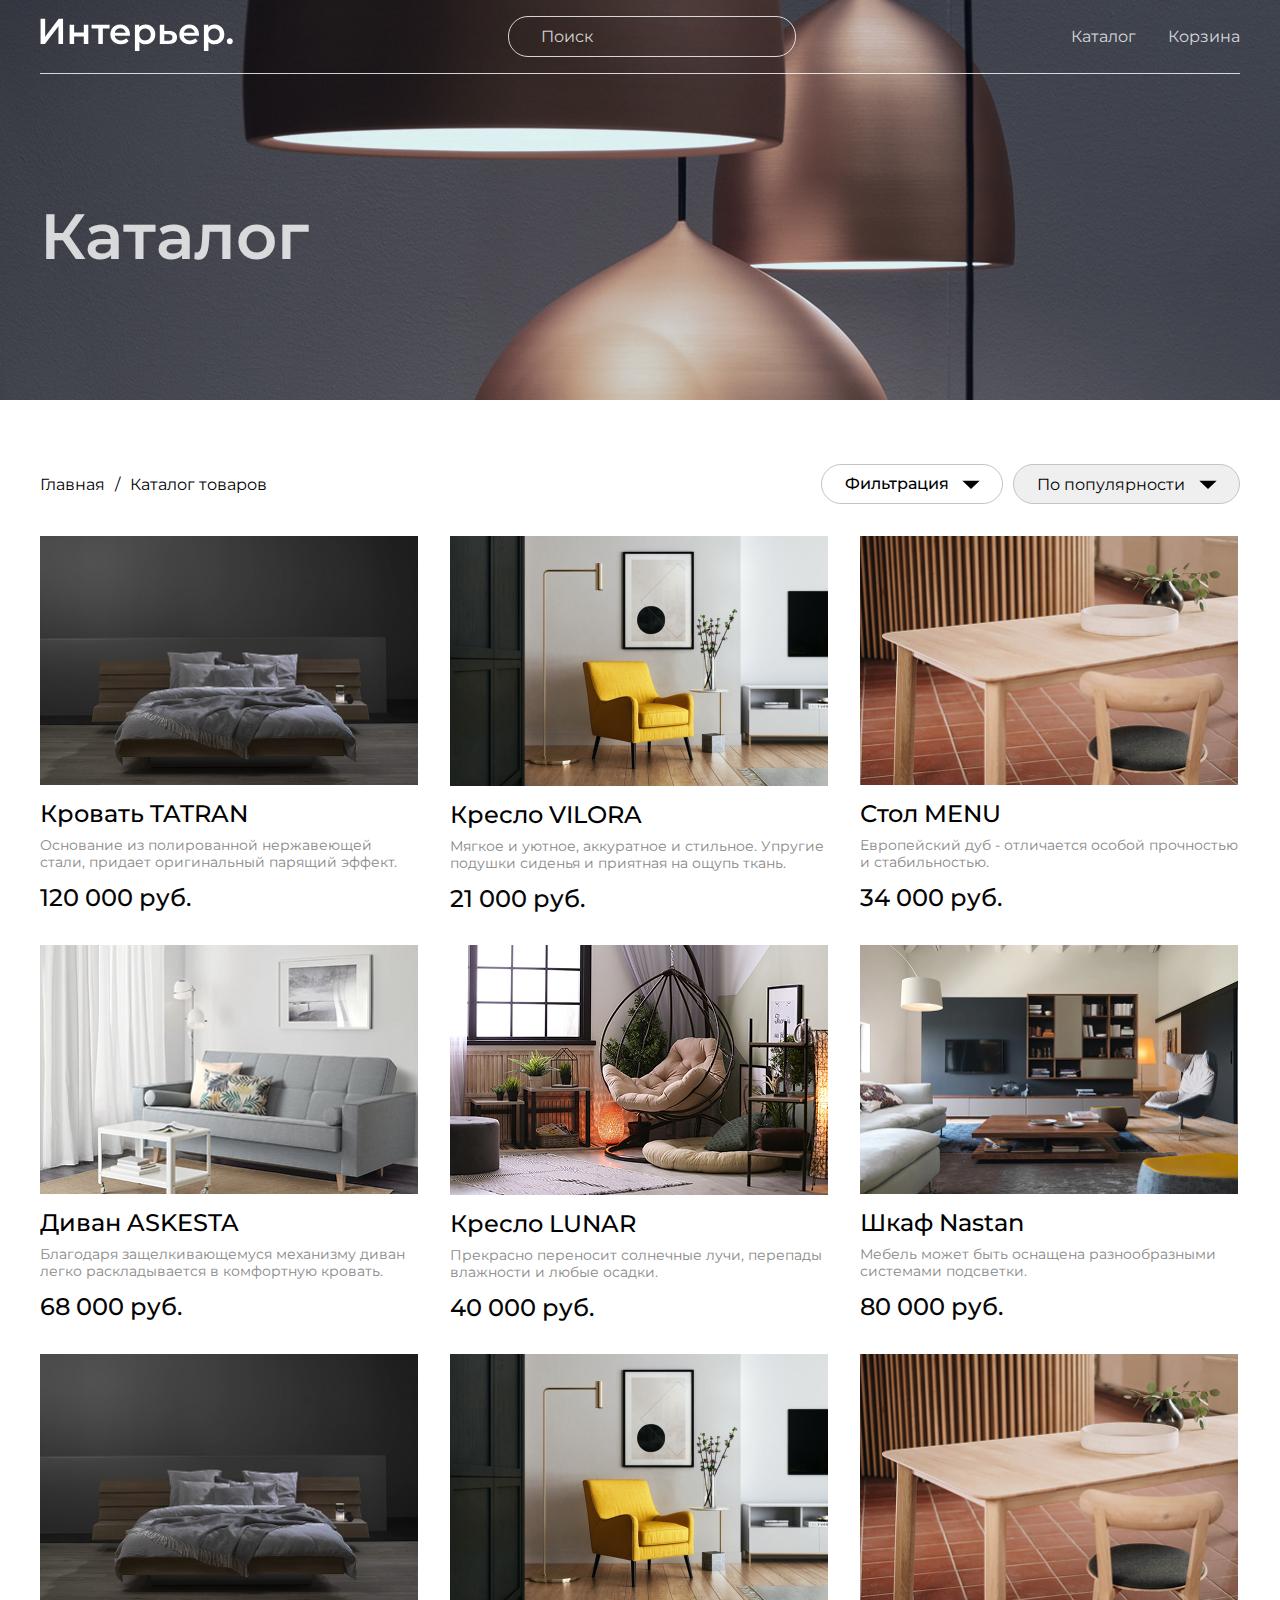
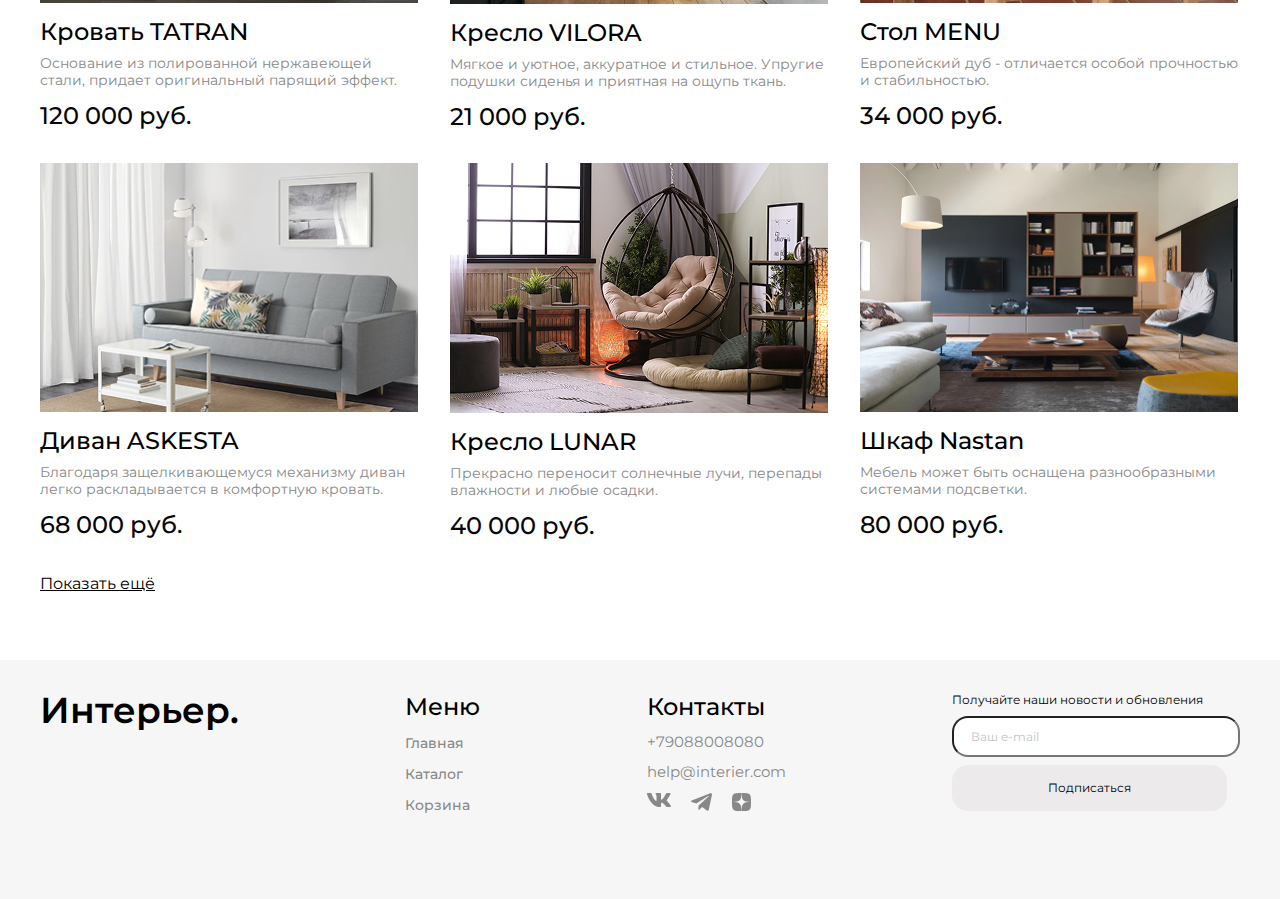
<file: catalog.html>
<!DOCTYPE html>
<html lang="en">
<head>
    <meta charset="UTF-8">
    <meta name="viewport" content="width=device-width, initial-scale=1.0">
    <title>Document</title>
    <link rel="preconnect" href="https://fonts.googleapis.com">
    <link rel="preconnect" href="https://fonts.gstatic.com" crossorigin>
    <link href="https://fonts.googleapis.com/css2?family=Montserrat:ital,wght@0,100..900;1,100..900&display=swap" rel="stylesheet">    
    <link rel="stylesheet" href="style.css">
</head>
<body class="body ">
        <div class="top-catal center">
        <header class="header">
                <a class="header__logo" href="index.html"><img class="header__img" src="img/logo.svg" alt="logo"></a>
                <input placeholder="Поиск" class="header__input" type="text">
            <nav> 
                <ul class="menu">
                    <li class="menu__item"><a class="menu__link" href="catalog.html">Каталог</a></li>
                    <li class="menu__item"><a class="menu__link" href="basket.html">Корзина</a></li>
                </ul>
            </nav>
        <div class="menu-mob">
            <a class="menu-mob__icon" href="#"><svg width="20" height="19" viewBox="0 0 20 19" fill="none" xmlns="http://www.w3.org/2000/svg">
                <g clip-path="url(#clip0_310_627)">
                <path d="M10.4053 1.11121C11.9322 1.13658 13.4045 1.704 14.5547 2.71863C15.7816 3.80099 16.5504 5.31046 16.7041 6.93933L16.7256 7.245C16.7952 8.74054 16.3382 10.2146 15.4346 11.4139L18.7686 14.7469L18.8271 14.8114C18.8828 14.8791 18.9282 14.9548 18.9619 15.036L18.9912 15.119C19.0166 15.2028 19.0303 15.29 19.0303 15.3778C19.0303 15.4657 19.0166 15.5528 18.9912 15.6366L18.9619 15.7196C18.9171 15.8277 18.8513 15.9259 18.7686 16.0087C18.7064 16.0708 18.6358 16.1236 18.5586 16.1649L18.4795 16.202C18.3713 16.2469 18.2548 16.2694 18.1377 16.2694C18.0498 16.2694 17.9627 16.2567 17.8789 16.2313L17.7959 16.202C17.7149 16.1684 17.6398 16.1227 17.5723 16.0673L17.5068 16.0087L14.1738 12.6747C12.9745 13.5809 11.4991 14.0394 10.002 13.9706L9.69629 13.9491C8.16806 13.8057 6.74501 13.121 5.68066 12.0243L5.47266 11.7997C4.38959 10.5718 3.8155 8.97713 3.86719 7.3407L3.88379 7.03406C4.00483 5.51056 4.66577 4.07568 5.75195 2.99109L5.97266 2.78015C7.10336 1.75342 8.56639 1.1606 10.0996 1.11316L10.4053 1.11121ZM10.3096 2.91882C9.15949 2.92351 8.05438 3.35335 7.20605 4.12195L7.04004 4.28015C6.17266 5.14755 5.68371 6.32302 5.67871 7.54968C5.67378 8.77628 6.15341 9.95557 7.01367 10.83L7.17871 10.9891C7.57301 11.3522 8.0275 11.6448 8.52246 11.8534L8.73633 11.9374C9.24001 12.1209 9.77235 12.2164 10.3096 12.2186L10.5391 12.2137C11.0744 12.1895 11.602 12.0725 12.0986 11.868C12.6662 11.6343 13.1822 11.2903 13.6162 10.8563C14.0503 10.4223 14.3942 9.90633 14.6279 9.33875L14.71 9.12488C14.8638 8.69178 14.9528 8.23831 14.9736 7.77917L14.9785 7.54968C14.9763 7.01248 14.8808 6.4801 14.6973 5.97644L14.6133 5.76257C14.4047 5.26759 14.1121 4.81313 13.749 4.41882L13.5898 4.25378C12.7154 3.3935 11.5362 2.91387 10.3096 2.91882Z" fill="white" stroke="white" stroke-width="0.2"/>
                </g>
                <defs>
                <clipPath id="clip0_310_627">
                <rect width="19" height="19" fill="white" transform="translate(0.800537)"/>
                </clipPath>
                </defs>
                </svg>
                </a>
            <a class="menu-mob__icon" href="catalog.html"><svg width="20" height="21" viewBox="0 0 20 21" fill="none" xmlns="http://www.w3.org/2000/svg">
                <rect x="0.800537" y="0.900024" width="4.57143" height="4.57143" fill="white"/>
                <rect x="0.800537" y="8.21436" width="4.57143" height="4.57143" fill="white"/>
                <rect x="0.800537" y="15.5286" width="4.57143" height="4.57143" fill="white"/>
                <rect x="8.11401" y="8.21436" width="4.57143" height="4.57143" fill="white"/>
                <rect x="8.11401" y="15.5286" width="4.57143" height="4.57143" fill="white"/>
                <rect x="8.11401" y="0.900024" width="4.57143" height="4.57143" fill="white"/>
                <rect x="15.4285" y="8.21436" width="4.57143" height="4.57143" fill="white"/>
                <rect x="15.4285" y="15.5286" width="4.57143" height="4.57143" fill="white"/>
                <rect x="15.4285" y="0.900024" width="4.57143" height="4.57143" fill="white"/>
                </svg>
                </a>
            <a class="menu-mob__icon" href="basket.html"><svg width="25" height="25" viewBox="0 0 25 25" fill="none" xmlns="http://www.w3.org/2000/svg">
                <path d="M14.5834 20.8333C15.1359 20.8333 15.6658 20.6138 16.0566 20.2231C16.4473 19.8324 16.6667 19.3025 16.6667 18.75C16.6667 18.1974 16.4473 17.6675 16.0566 17.2768C15.6658 16.8861 15.1359 16.6666 14.5834 16.6666C14.0309 16.6666 13.501 16.8861 13.1103 17.2768C12.7196 17.6675 12.5001 18.1974 12.5001 18.75C12.5001 19.3025 12.7196 19.8324 13.1103 20.2231C13.501 20.6138 14.0309 20.8333 14.5834 20.8333ZM7.29174 20.8333C7.84428 20.8333 8.37418 20.6138 8.76488 20.2231C9.15558 19.8324 9.37508 19.3025 9.37508 18.75C9.37508 18.1974 9.15558 17.6675 8.76488 17.2768C8.37418 16.8861 7.84428 16.6666 7.29174 16.6666C6.73921 16.6666 6.20931 16.8861 5.81861 17.2768C5.4279 17.6675 5.20841 18.1974 5.20841 18.75C5.20841 19.3025 5.4279 19.8324 5.81861 20.2231C6.20931 20.6138 6.73921 20.8333 7.29174 20.8333ZM20.873 6.16975C21.133 6.16136 21.3796 6.05217 21.5606 5.86525C21.7416 5.67834 21.8428 5.42836 21.8428 5.16819C21.8428 4.90801 21.7416 4.65804 21.5606 4.47112C21.3796 4.28421 21.133 4.17501 20.873 4.16663H19.674C18.7345 4.16663 17.922 4.81871 17.7178 5.73538L16.4126 11.6125C16.2084 12.5291 15.3959 13.1812 14.4563 13.1812H6.63133L5.12924 7.17079H14.8636C15.1212 7.15904 15.3644 7.04844 15.5425 6.86199C15.7206 6.67555 15.82 6.42761 15.82 6.16975C15.82 5.91189 15.7206 5.66395 15.5425 5.47751C15.3644 5.29106 15.1212 5.18046 14.8636 5.16871H5.12924C4.82473 5.16862 4.5242 5.23796 4.25051 5.37145C3.97682 5.50495 3.73716 5.69909 3.54976 5.93911C3.36236 6.17913 3.23215 6.45872 3.16903 6.75662C3.10591 7.05452 3.11154 7.36289 3.1855 7.65829L4.68758 13.6666C4.79586 14.1002 5.046 14.485 5.39821 14.7601C5.75042 15.0351 6.18447 15.1844 6.63133 15.1843H14.4563C15.368 15.1845 16.2524 14.8736 16.9636 14.3032C17.6748 13.7327 18.1701 12.9368 18.3678 12.0468L19.674 6.16975H20.873Z" fill="white"/>
                </svg>
                </a>
        </div>
        </header>
        <section class="top-catalog">
            <h1 class="top-catalog__title">Каталог</h1>
        </section>
        </div>
<main class="main-content center">
    <section class="content">
        <h2 class="content-title">title</h2>
        <div class="nav-content">
            <a class="nav-content__link" href="index.html"> Главная</a>
            <div >/</div>
            <a class="nav-content__link" href="catalog.html">Каталог товаров</a>
        </div>
        <div class="content-left">
            <details class="details">
                <summary class="filtr">Фильтрация</summary>
                <form action="#" class="filtr-form" method="get">
                    <div class="filtr-form__content">
                        <fieldset class="filtr-form__fieldsed">
                            <legend class="filtr-form__legend">Сроки доставки</legend> 
                            <div class="radio">
                                <input class="radio__input" type="radio" id="any" value="any" name="time" checked>
                                <label class="radio__label" for="any">Неважно</label>
                            </div>
                            <div class="radio">
                                <input class="radio__input" type="radio" id="today" value="today" name="time">
                                <label class="radio__label" for="today">Сегодня</label>
                            </div>
                            <div class="radio">
                                <input class="radio__input" type="radio" id="tomorrrow" value="tomorrrow" name="time">
                                <label class="radio__label" for="tomorrrow">Завтра</label>
                            </div>
                            <div class="radio">
                                <input class="radio__input" type="radio" id="three-days" value="three-days" name="time">
                                <label class="radio__label" for="three-days">До 3 дней</label>
                            </div>
                            <div class="radio">
                                <input class="radio__input" type="radio" id="seven-days" value="seven-days" name="time">
                                <label class="radio__label" for="seven-days">До 7 дней</label>
                            </div>
                        </fieldset>
                        <fieldset class="filtr-form__fieldsed">
                            <legend class="filtr-form__title">Цена</legend> 
                            <div class="range">
                                <div class="range__label">от 0 руб. до 100000 руб.</div>
                            <div class="range__slider">
                            <input class="range__input" type="range" name="range_1" min="0" max="100000" step="100" value="0">
                            <input class="range__input" type="range" name="range_1" min="0" max="100000" step="100" value="100000">
                            </div>
                            </div>
                        </fieldset>
                        <fieldset class="filtr-form__fieldsed">
                            <legend class="filtr-form__title ">Цвет</legend>
                            <div class="checkbox">
                                <div class="checkbox__color-top">
                                <div class="checkbox__color-options">
                                    <input class="checkbox__input" type="checkbox" id="checkbox-white"  >
                                    <label class="checkbox__label checkbox__label_white" for="checkbox-white"></label>
                                </div>
                                <div class="checkbox__color-options">
                                    <input class="checkbox__input" type="checkbox" id="checkbox-black"  >
                                    <label class="checkbox__label checkbox__label_black" for="checkbox-black"></label>
                                </div>
                                <div class="checkbox__color-options">
                                    <input class="checkbox__input" type="checkbox" id="checkbox-gray"  >
                                    <label class="checkbox__label checkbox__label_gray" for="checkbox-gray"></label>
                                </div>
                                <div class="checkbox__color-options">
                                    <input class="checkbox__input" type="checkbox" id="checkbox-red"  >
                                    <label class="checkbox__label checkbox__label_red" for="checkbox-red"></label>
                                </div>
                                <div class="checkbox__color-options">
                                    <input class="checkbox__input" type="checkbox" id="checkbox-orange"  checked>
                                    <label class="checkbox__label checkbox__label_orange" for="checkbox-orange"></label>
                                </div>
                                <div class="checkbox__color-options">
                                    <input class="checkbox__input" type="checkbox" id="checkbox-yellow"  checked>
                                    <label class="checkbox__label checkbox__label_yellow" for="checkbox-yellow"></label>
                                </div>
                                <div class="checkbox__color-options">
                                    <input class="checkbox__input" type="checkbox" id="checkbox-green"  >
                                    <label class="checkbox__label checkbox__label_green" for="checkbox-green"></label>
                                </div>
                                </div>
                                <div class="checkbox__color-bottom">
                                <div class="checkbox__color-options">
                                    <input class="checkbox__input" type="checkbox" id="checkbox-green-blue"  >
                                    <label class="checkbox__label checkbox__label_green-blue" for="checkbox-green-blue"></label>
                                </div>
                                <div class="checkbox__color-options">
                                    <input class="checkbox__input" type="checkbox" id="checkbox-light-blue"  >
                                    <label class="checkbox__label checkbox__label_light-blue" for="checkbox-light-blue"></label>
                                </div>
                                <div class="checkbox__color-options">
                                    <input class="checkbox__input" type="checkbox" id="checkbox-blue"  >
                                    <label class="checkbox__label checkbox__label_blue" for="checkbox-blue"></label>
                                </div>
                                <div class="checkbox__color-options">
                                    <input class="checkbox__input" type="checkbox" id="checkbox-blue-violet" >
                                    <label class="checkbox__label checkbox__label_blue-violet" for="checkbox-blue-violet"></label>
                                </div>
                                <div class="checkbox__color-options">
                                    <input class="checkbox__input" type="checkbox" id="checkbox-violet"  >
                                    <label class="checkbox__label checkbox__label_violet" for="checkbox-violet"></label>
                                </div>
                                <div class="checkbox__color-options">
                                    <input class="checkbox__input" type="checkbox" id="checkbox-light-violet"  checked>
                                    <label class="checkbox__label checkbox__label_light-violet" for="checkbox-light-violet"></label>
                                </div>
                                <div class="checkbox__color-options">
                                    <input class="checkbox__input" type="checkbox" id="checkbox-pink"  >
                                    <label class="checkbox__label checkbox__label_pink" for="checkbox-pink"></label>
                                </div>
                            </div>
                            </div>
                        </fieldset>
                        <fieldset class="filtr-form__fieldsed">
                            <legend class="filtr-form__title">Тип комнаты</legend>
                            <div class="checkbox-room">
                                <input class="checkbox-room__input" type="checkbox" id="kitchen-dining" checked>
                                <label class="checkbox-room__label" for="kitchen-dining">Кухня и столовая</label>
                             </div>
                             <div class="checkbox-room">
                                <input class="checkbox-room__input" type="checkbox" id="bathroom" checked >
                                <label class="checkbox-room__label" for="bathroom">Ванная комната</label>
                             </div>
                             <div class="checkbox-room">
                                <input class="checkbox-room__input" type="checkbox" id="kids-room" >
                                <label class="checkbox-room__label" for="kids-room">Детская комната</label>
                             </div>
                             <div class="checkbox-room">
                                <input class="checkbox-room__input" type="checkbox" id="home-office" >
                                <label class="checkbox-room__label" for="home-office">Домашний офис</label>
                             </div>
                             <div class="checkbox-room">
                                <input class="checkbox-room__input" type="checkbox" id="living-room" >
                                <label class="checkbox-room__label" for="living-room">Гостиная</label>
                             </div>
                             <div class="checkbox-room">
                                <input class="checkbox-room__input" type="checkbox" id="hallway" >
                                <label class="checkbox-room__label" for="hallway">Прихожая</label>
                             </div>
                             <div class="checkbox-room">
                                <input class="checkbox-room__input" type="checkbox" id="bedroom" >
                                <label class="checkbox-room__label" for="bedroom">Спальня</label>
                             </div>
                             <div class="checkbox-room">
                                <input class="checkbox-room__input" type="checkbox" id="dressing-room" >
                                <label class="checkbox-room__label" for="dressing-room">Гардероб</label>
                             </div>
                             <div class="checkbox-room">
                                <input class="checkbox-room__input" type="checkbox" id="cottage" >
                                <label class="checkbox-room__label" for="cottage">Дача</label>
                             </div>
                             <div class="checkbox-room">
                                <input class="checkbox-room__input" type="checkbox" id="lighting" >
                                <label class="checkbox-room__label" for="lighting">Свет</label>
                             </div>
                        </fieldset>
                    </div>
                    <button class="button-form">Применить</button>
                </form>
            </details>
            <select class="select" name="select" id="select">
                <option value="">По популярности</option>
                <option value="">Сперва новые</option>
            </select>
        </div>
    </section>
    <section class="section">
        <h2 class="section__title">title</h2>
        <article class="product">
            <img class="product__img" src="img/bed-T.jpg" alt="Кровать TATRAN">
            <img class="product__icon" src="img/Vector.svg" alt="купить">
            <img class="product__like" src="img/coolicon.svg" alt="лайк">
            <h3 class="product__title">Кровать TATRAN</h3>
            <p class="product__text">Основание из полированной нержавеющей стали, придает оригинальный парящий эффект.</p>
            <div class="product__box-price">
                <p class="product__price">120 000 руб.</p>
            </div>
        </article>
        <article class="product">
            <img class="product__img" src="img/armchair-V.jpg" alt="Кресло VILORA">
            <img class="product__icon" src="img/Vector.svg" alt="купить">
            <img class="product__like" src="img/coolicon.svg" alt="лайк">
            <h3 class="product__title">Кресло VILORA</h3>
            <p class="product__text">Мягкое и уютное, аккуратное и стильное. Упругие подушки сиденья и приятная на ощупь ткань. </p>
            <div class="product__box-price">
                <p class="product__price">21 000 руб.</p>
            </div>
        </article>
        <article class="product">
            <img class="product__img" src="img/table-ME.jpg" alt="Стол MENU">
            <img class="product__icon" src="img/Vector.svg" alt="купить">
            <img class="product__like" src="img/coolicon.svg" alt="лайк">
            <h3 class="product__title">Стол MENU</h3>
            <p class="product__text">Европейский дуб - отличается особой прочностью и стабильностью.</p>
            <div class="product__box-price">
                <p class="product__price">34 000 руб.</p>
            </div>
        </article>
        <article class="product">
            <img class="product__img" src="img/sofa-A.jpg" alt="Диван ASKESTA">
            <img class="product__icon" src="img/Vector.svg" alt="купить">
            <img class="product__like" src="img/coolicon.svg" alt="лайк">
            <h3 class="product__title">Диван ASKESTA</h3>
            <p class="product__text">Благодаря защелкивающемуся механизму диван легко раскладывается в комфортную кровать.</p>
            <div class="product__box-price">
                <p class="product__price">68 000 руб.</p>
            </div>
        </article>
        <article class="product">
            <img class="product__img" src="img/armchair-L.jpg" alt="Кресло LUNAR">
            <img class="product__icon" src="img/Vector.svg" alt="купить">
            <img class="product__like" src="img/coolicon.svg" alt="лайк">
            <h3 class="product__title">Кресло LUNAR</h3>
            <p class="product__text">Прекрасно переносит солнечные лучи, перепады влажности и любые осадки.</p>
            <div class="product__box-price">
                <p class="product__price">40 000 руб.</p>
            </div>
        </article>
        <article class="product">
            <img class="product__img" src="img/wardrobe-N.jpg" alt="Шкаф Nastan">
            <img class="product__icon" src="img/Vector.svg" alt="купить">
            <img class="product__like" src="img/coolicon.svg" alt="лайк">
            <h3 class="product__title">Шкаф Nastan</h3>
            <p class="product__text">Мебель может быть оснащена разнообразными системами подсветки.</p>
            <div class="product__box-price">
                <p class="product__price">80 000 руб.</p>
            </div>
        </article>
        <article class="product">
            <img class="product__img" src="img/bed-T.jpg" alt="Кровать TATRAN">
            <img class="product__icon" src="img/Vector.svg" alt="купить">
            <img class="product__like" src="img/coolicon.svg" alt="лайк">
            <h3 class="product__title">Кровать TATRAN</h3>
            <p class="product__text">Основание из полированной нержавеющей стали, придает оригинальный парящий эффект.</p>
            <div class="product__box-price">
                <p class="product__price">120 000 руб.</p>
            </div>
        </article>
        <article class="product">
            <img class="product__img" src="img/armchair-V.jpg" alt="Кресло VILORA">
            <img class="product__icon" src="img/Vector.svg" alt="купить">
            <img class="product__like" src="img/coolicon.svg" alt="лайк">
            <h3 class="product__title">Кресло VILORA</h3>
            <p class="product__text">Мягкое и уютное, аккуратное и стильное. Упругие подушки сиденья и приятная на ощупь ткань. </p>
            <div class="product__box-price">
                <p class="product__price">21 000 руб.</p>
            </div>
        </article>
        <article class="product">
            <img class="product__img" src="img/table-ME.jpg" alt="Стол MENU">
            <img class="product__icon" src="img/Vector.svg" alt="купить">
            <img class="product__like" src="img/coolicon.svg" alt="лайк">
            <h3 class="product__title">Стол MENU</h3>
            <p class="product__text">Европейский дуб - отличается особой прочностью и стабильностью.</p>
            <div class="product__box-price">
                <p class="product__price">34 000 руб.</p>
            </div>
        </article>
        <article class="product">
            <img class="product__img" src="img/sofa-A.jpg" alt="Диван ASKESTA">
            <img class="product__icon" src="img/Vector.svg" alt="купить">
            <img class="product__like" src="img/coolicon.svg" alt="лайк">
            <h3 class="product__title">Диван ASKESTA</h3>
            <p class="product__text">Благодаря защелкивающемуся механизму диван легко раскладывается в комфортную кровать.</p>
            <div class="product__box-price">
                <p class="product__price">68 000 руб.</p>
            </div>
        </article>
        <article class="product">
            <img class="product__img" src="img/armchair-L.jpg" alt="Кресло LUNAR">
            <img class="product__icon" src="img/Vector.svg" alt="купить">
            <img class="product__like" src="img/coolicon.svg" alt="лайк">
            <h3 class="product__title">Кресло LUNAR</h3>
            <p class="product__text">Прекрасно переносит солнечные лучи, перепады влажности и любые осадки.</p>
            <div class="product__box-price">
                <p class="product__price">40 000 руб.</p>
            </div>
        </article>
        <article class="product">
            <img class="product__img" src="img/wardrobe-N.jpg" alt="Шкаф Nastan">
            <img class="product__icon" src="img/Vector.svg" alt="купить">
            <img class="product__like" src="img/coolicon.svg" alt="лайк">
            <h3 class="product__title">Шкаф Nastan</h3>
            <p class="product__text">Мебель может быть оснащена разнообразными системами подсветки.</p>
            <div class="product__box-price">
                <p class="product__price">80 000 руб.</p>
            </div>
        </article>
</section>
        <a class="link" href="catalog.html">Показать ещё</a>
</main>
<footer class="footer center">
    <h2 class="footer__title">Интерьер.</h2>
    <div class="footer-list">
        <h4 class="footer__menu">Меню</h4>
        <nav >
        <ul class="nav">
            <li class="nav__item"><a class="nav__link" href="index.html">Главная</a></li>
            <li class="nav__item"><a class="nav__link" href="catalog.html">Каталог</a></li>
            <li class="nav__item"><a class="nav__link" href="basket.html">Корзина</a></li>
        </ul>
    </nav>
    </div>
    <div class="footer-list">
        <h4 class="footer__contact">Контакты</h4>
        <a class="footer__link" href="#">+79088008080</a>
        <a class="footer__link" href="#">help@interier.com</a>
        <div class="footer-link">
            <a class="footer__link" href="#"><svg class="footer__icon" width="24" height="14" viewBox="0 0 24 14" fill="none" xmlns="http://www.w3.org/2000/svg">
                <path fill-rule="evenodd" clip-rule="evenodd" d="M23.45 0.948C23.616 0.402 23.45 0 22.655 0H20.03C19.362 0 19.054 0.347 18.887 0.73C18.887 0.73 17.552 3.926 15.661 6.002C15.049 6.604 14.771 6.795 14.437 6.795C14.27 6.795 14.019 6.604 14.019 6.057V0.948C14.019 0.292 13.835 0 13.279 0H9.151C8.734 0 8.483 0.304 8.483 0.593C8.483 1.214 9.429 1.358 9.526 3.106V6.904C9.526 7.737 9.373 7.888 9.039 7.888C8.149 7.888 5.984 4.677 4.699 1.003C4.45 0.288 4.198 0 3.527 0H0.9C0.15 0 0 0.347 0 0.73C0 1.412 0.89 4.8 4.145 9.281C6.315 12.341 9.37 14 12.153 14C13.822 14 14.028 13.632 14.028 12.997V10.684C14.028 9.947 14.186 9.8 14.715 9.8C15.105 9.8 15.772 9.992 17.33 11.467C19.11 13.216 19.403 14 20.405 14H23.03C23.78 14 24.156 13.632 23.94 12.904C23.702 12.18 22.852 11.129 21.725 9.882C21.113 9.172 20.195 8.407 19.916 8.024C19.527 7.533 19.638 7.314 19.916 6.877C19.916 6.877 23.116 2.451 23.449 0.948H23.45Z" fill="#888888"/>
                </svg>
                </a>
            <a class="footer__link" href="#"><svg class="footer__icon" width="21" height="18" viewBox="0 0 21 18" fill="none" xmlns="http://www.w3.org/2000/svg">
                <path d="M19.2957 0.363004L0.690669 7.57461C-0.0580296 7.91045 -0.31126 8.58298 0.509708 8.94798L5.28269 10.4727L16.8232 3.30353C17.4533 2.85347 18.0984 2.97348 17.5433 3.46858L7.63158 12.4893L7.32023 16.3069C7.60861 16.8964 8.13664 16.8991 8.47346 16.6061L11.2157 13.998L15.9122 17.533C17.003 18.1821 17.5965 17.7632 17.8312 16.5735L20.9117 1.91163C21.2315 0.447168 20.6861 -0.19809 19.2957 0.363004Z" fill="#888888"/>
                </svg>
                </a>
            <a class="footer__link" href="#"><svg class="footer__icon" width="19" height="18" viewBox="0 0 19 18" fill="none" xmlns="http://www.w3.org/2000/svg">
                <path d="M11.3326 10.7357C9.83977 12.195 9.7312 14.0143 9.60227 18C13.5244 18 16.2319 17.9871 17.6298 16.7014C18.9869 15.3771 19.0005 12.69 19.0005 9.09643C14.7933 9.225 12.873 9.32143 11.3326 10.7357ZM0.000488281 9.09643C0.000488281 12.69 0.0140597 15.3771 1.3712 16.7014C2.76906 17.9871 5.47656 18 9.3987 18C9.26299 14.0143 9.1612 12.195 7.66835 10.7357C6.12799 9.32143 4.20763 9.21857 0.000488281 9.09643ZM9.3987 0C5.48335 0 2.76906 0.0128571 1.3712 1.29857C0.0140597 2.62286 0.000488281 5.31 0.000488281 8.90357C4.20763 8.775 6.12799 8.67857 7.66835 7.26429C9.1612 5.805 9.26977 3.98571 9.3987 0ZM11.3326 7.26429C9.83977 5.805 9.7312 3.98571 9.60227 0C13.5244 0 16.2319 0.0128571 17.6298 1.29857C18.9869 2.62286 19.0005 5.31 19.0005 8.90357C14.7933 8.775 12.873 8.67857 11.3326 7.26429Z" fill="#888888"/>
                </svg>
                </a>
        </div>
    </div>
    <form class="form">
        <p class="footer__text">Получайте наши новости и обновления</p>
        <input placeholder="Ваш e-mail" class="footer__input" type="email">
        <button class="button">Подписаться</button>
    </form>
</footer>
</body>
</html>
</file>
<file: style.css>
* {
  margin: 0;
  padding: 0;
}

a {
  text-decoration: none;
}

.body {
  font-family: "Montserrat", sans-serif;
  font-optical-sizing: auto;
  font-weight: weight;
  font-style: normal;
}

.center {
  padding-left: calc(50% - 600px);
  padding-right: calc(50% - 600px);
}

.top {
  height: 735px;
  background-image: url(img/topback.jpg);
  background-size: cover;
  background-repeat: no-repeat;
  background-position: center;
}

.header {
  padding-top: 16px;
  padding-bottom: 16px;
  display: flex;
  flex-wrap: wrap;
  justify-content: space-between;
  align-items: center;
  border-bottom: 0.5px solid rgba(255, 255, 255, 0.8);
}
.header__input {
  height: 41px;
  width: 288px;
  border-radius: 20px;
  border: 1px, solid, rgba(255, 255, 255, 0.8);
  box-sizing: border-box;
  background-color: transparent;
  padding-left: 32px;
  padding-right: 32px;
  font-family: "Montserrat", sans-serif;
  font-weight: 400;
  font-size: 16px;
  color: rgba(255, 255, 255, 0.8);
}

.header input:focus {
  border-color: #fff;
}

.header input::-moz-placeholder {
  color: rgba(255, 255, 255, 0.8);
  font-family: "Montserrat", sans-serif;
  font-weight: 400;
  font-size: 16px;
}

.header input::placeholder {
  color: rgba(255, 255, 255, 0.8);
  font-family: "Montserrat", sans-serif;
  font-weight: 400;
  font-size: 16px;
}

.menu {
  display: flex;
  gap: 32px;
  list-style-type: none;
  position: relative;
}
.menu_form {
  gap: 16px;
}
.menu__link {
  font-size: 16px;
  line-height: 20px;
  color: rgba(255, 255, 255, 0.8);
  text-align: left;
}
.menu__link:hover {
  text-decoration: underline;
}
.menu-mob {
  display: none;
}
.menu-form__form {
  position: absolute;
  width: 477px;
  background-color: #fff;
  top: calc(100% + 18px);
  right: 0;
  display: flex;
  flex-direction: column;
  box-shadow: 0px 4px 67px -12px rgba(0, 0, 0, 0.32);
  padding: 40px 48px;
  z-index: 1;
  opacity: 0;
}
.menu-form__form:hover {
  transition-duration: 1s;
  opacity: 1;
}
.menu-form__item {
  border-top: 0.5px solid rgb(202, 205, 216);
  padding-top: 24px;
  padding-bottom: 24px;
  display: flex;
  justify-content: space-between;
  align-items: flex-start;
}
.menu-form__left {
  display: flex;
  gap: 24px;
  width: 358px;
  height: 144px;
}
.menu-form__info {
  width: 169px;
  display: flex;
  flex-direction: column;
  gap: 12px;
}
.menu-form__title {
  font-family: "Montserrat", sans-serif;
  font-weight: 500;
  font-size: 24px;
  line-height: 29px;
  color: #000;
  width: 190px;
}
.menu-form__text {
  font-family: "Montserrat", sans-serif;
  font-weight: 400;
  font-size: 14px;
  color: #000;
}
.menu-form__link-box {
  margin-top: 54px;
  display: flex;
  gap: 30px;
}
.menu-form__link {
  font-family: "Montserrat", sans-serif;
  text-decoration: underline;
  font-weight: 400;
  font-size: 14px;
  color: #000;
}
.menu-form__link:hover {
  text-decoration: none;
  color: rgb(136, 136, 136);
}
.menu-form__number {
  height: 51px;
  width: 71px;
  background-color: rgb(247, 246, 246);
  border: 0;
  border-radius: 6px;
  text-align: center;
  background-image: url(img/Vector\ 11.jpg), url(img/Vector\ 11\ \(1\).jpg);
  background-position: right;
  background-position-x: calc(100% - 14px);
  background-position-y: calc(100% - 26px), calc(100% - 15px);
  background-repeat: no-repeat;
  -webkit-appearance: none;
     -moz-appearance: none;
          appearance: none;
}
.menu-form__total {
  display: flex;
}
.menu-form__sell {
  font-family: "Montserrat", sans-serif;
  text-decoration: none;
  font-weight: 400;
  font-size: 24px;
  width: 100%;
  text-align: center;
}
.menu-form__button {
  background: transparent;
  border: 1px solid rgb(4, 4, 4);
  box-sizing: border-box;
  border-radius: 20px;
  height: 41px;
  width: 290px;
  font-family: "Montserrat", sans-serif;
  font-size: 16px;
  line-height: 100%;
  cursor: pointer;
}
.menu-form__button:hover {
  background-color: #000;
  color: #fff;
}

.top-content {
  color: rgba(255, 255, 255, 0.8);
  max-width: 792px;
}
.top-content__title {
  font-weight: 600;
  font-size: 64px;
  line-height: 70px;
  margin-top: 64px;
  margin-bottom: 16px;
}
.top-content__text {
  font-size: 24px;
  line-height: 32px;
  margin-bottom: 16px;
  margin-top: 16px;
}
.top-content__link {
  font-size: 16px;
  line-height: 24px;
  color: rgba(255, 255, 255, 0.8);
}
.top-content__link:hover {
  text-decoration: underline;
}

.for-box {
  padding-top: 64px;
  padding-bottom: 32px;
}
.for-box__title {
  width: 100%;
  font-weight: 600;
  font-size: 48px;
  line-height: 59px;
  color: black;
  padding-bottom: 32px;
}

.for {
  display: grid;
  gap: 34px;
  grid-template-columns: repeat(12, 1fr);
}
.for__item {
  height: 415px;
  grid-column: span 4;
  font-weight: 600;
  font-size: 32px;
  line-height: 41px;
  color: rgba(255, 255, 255, 0.8);
  display: flex;
  justify-content: center;
  align-items: center;
}
.for__item_big {
  grid-column: span 6;
}
.for__item_1 {
  background-image: url(img/for-1.jpg);
}
.for__item_2 {
  background-image: url(img/for-2.jpg);
}
.for__item_3 {
  background-image: url(img/for-3.jpg);
}
.for__item_4 {
  background-image: url(img/for-4.jpg);
}
.for__item_5 {
  background-image: url(img/for-5.jpg);
}

.section {
  display: flex;
  flex-wrap: wrap;
  gap: 32px;
  padding-top: 32px;
  padding-bottom: 32px;
}
.section-title {
  width: 100%;
  font-weight: 600;
  font-size: 48px;
  line-height: 59px;
  color: black;
}
.section__title {
  display: none;
}

.product {
  width: 378px;
  position: relative;
}
.product__img {
  width: 100%;
}
.product__icon {
  position: absolute;
  width: 24px;
  height: 24px;
  top: 10px;
  right: 55px;
  opacity: 0;
  cursor: pointer;
}
.product__icon:hover {
  opacity: 1;
}
.product__like {
  position: absolute;
  width: 24px;
  height: 24px;
  top: 10px;
  right: 10px;
  opacity: 0;
  cursor: pointer;
}
.product__like:hover {
  opacity: 1;
}
.product__title {
  font-weight: 500;
  font-size: 24px;
  line-height: 29px;
  color: black;
  margin-top: 10px;
  margin-bottom: 9px;
}
.product__text {
  font-size: 14px;
  line-height: 17px;
  color: #888;
  margin-bottom: 12px;
}
.product__box-price {
  display: flex;
  gap: 32px;
}
.product__price {
  font-weight: 500;
  font-size: 24px;
  line-height: 29px;
  color: #050505;
}
.product__price_sale {
  text-decoration-line: line-through;
  color: #888;
}

.link {
  font-weight: 400;
  font-size: 16px;
  line-height: 24px;
  text-decoration-line: underline;
  text-decoration-style: solid;
  color: rgb(0, 0, 0);
}
.link:hover {
  text-decoration-line: none;
  color: rgb(136, 136, 136);
}

.footer {
  margin-top: 64px;
  padding-top: 32px;
  background-color: rgb(247, 246, 246);
  min-height: 207px;
  display: flex;
  flex-wrap: wrap;
  align-items: flex-start;
  justify-content: space-between;
}
.footer__title {
  font-weight: 600;
  font-size: 36px;
  line-height: 100%;
  color: #000;
}
.footer__menu {
  font-weight: 500;
  font-size: 24px;
  line-height: 29px;
  color: #000;
}
.footer__contact {
  font-weight: 500;
  font-size: 24px;
  line-height: 29px;
  color: #000;
}
.footer__text {
  font-size: 12px;
  line-height: 16px;
  color: #000;
}
.footer__link {
  font-weight: normal;
  font-size: 15px;
  line-height: 18px;
  color: #888;
}
.footer__link:hover {
  text-decoration: underline;
  color: #000;
}
.footer__icon:hover path {
  fill: black;
}
.footer__input {
  height: 41px;
  width: 288px;
  border-radius: 16px;
  border: 1px, solid, rgb(196, 196, 196) 0;
  box-sizing: border-box;
  background-color: #fff;
  padding-left: 17px;
  padding-right: 17px;
  font-family: "Montserrat", sans-serif;
  font-weight: 400;
  font-size: 12px;
  color: rgb(196, 196, 196);
}

.footer-list {
  display: flex;
  flex-direction: column;
  gap: 12px;
}

.nav {
  display: flex;
  list-style-type: none;
  flex-direction: column;
  gap: 12px;
}
.nav__link {
  font-weight: 500;
  font-size: 14px;
  line-height: 17px;
  color: #888;
}
.nav__link:hover {
  text-decoration: underline;
  color: #000;
}

.footer-link {
  display: flex;
  gap: 20px;
}

.form {
  display: flex;
  flex-direction: column;
  gap: 8px;
}

.button {
  background: rgba(222, 215, 215, 0.41);
  border: 1px solid transparent;
  box-sizing: border-box;
  border-radius: 16px;
  width: 275px;
  height: 46px;
  font-size: 12px;
  line-height: 18px;
  color: #000;
  font-family: "Montserrat", sans-serif;
  font-weight: 400;
  cursor: pointer;
}
.button:hover {
  background-color: #000;
  color: #fff;
}

.footer input::-moz-placeholder {
  color: rgb(196, 196, 196);
  font-family: "Montserrat", sans-serif;
  font-weight: 400;
  font-size: 12px;
}

.footer input::placeholder {
  color: rgb(196, 196, 196);
  font-family: "Montserrat", sans-serif;
  font-weight: 400;
  font-size: 12px;
}

.top-cart {
  height: 400px;
  background-image: url(img/topbackcar.jpg);
  background-size: cover;
  background-repeat: no-repeat;
  background-position: center;
}
.top-cart__title {
  color: rgba(255, 255, 255, 0.8);
  font-weight: 600;
  font-size: 64px;
  line-height: 70px;
  margin-top: 127px;
}

.cart {
  display: grid;
  grid-template-columns: repeat(12, 1fr);
  gap: 32px;
  margin-top: 64px;
}
.cart__head {
  display: none;
}
.cart__content {
  grid-column: span 8;
}
.cart__name-box {
  display: flex;
  justify-content: space-between;
  padding-bottom: 14px;
}
.cart__top {
  font-family: "Montserrat", sans-serif;
  font-weight: 400;
  font-size: 16px;
  padding-right: 28px;
}
.cart__item {
  border-top: 0.5px solid rgb(202, 205, 216);
  padding-top: 25px;
  padding-bottom: 32px;
  display: flex;
  justify-content: space-between;
  align-items: flex-start;
}
.cart__left {
  display: flex;
  gap: 32px;
}
.cart__info {
  width: 276px;
  display: flex;
  flex-direction: column;
  gap: 14px;
}
.cart__title {
  font-family: "Montserrat", sans-serif;
  font-weight: 400;
  font-size: 24px;
  line-height: 29px;
  color: #000;
}
.cart__text {
  font-family: "Montserrat", sans-serif;
  font-weight: 400;
  font-size: 14px;
  color: rgb(136, 136, 136);
}
.cart__link-box {
  display: flex;
  gap: 30px;
}
.cart__link {
  font-family: "Montserrat", sans-serif;
  text-decoration: underline;
  font-weight: 400;
  font-size: 14px;
  color: #000;
}
.cart__link:hover {
  text-decoration: none;
  color: rgb(136, 136, 136);
}
.cart__number {
  height: 51px;
  width: 71px;
  background-color: rgb(247, 246, 246);
  border: 0;
  border-radius: 6px;
  text-align: center;
  background-image: url(img/Vector\ 11.jpg), url(img/Vector\ 11\ \(1\).jpg);
  background-position: right;
  background-position-x: calc(100% - 14px);
  background-position-y: calc(100% - 26px), calc(100% - 15px);
  background-repeat: no-repeat;
  -webkit-appearance: none;
     -moz-appearance: none;
          appearance: none;
}
.cart__form {
  height: 556px;
  background: rgb(247, 246, 246);
  border-radius: 20px;
  grid-column: span 4;
  display: flex;
  flex-direction: column;
  align-items: center;
}
.cart__order {
  font-family: "Montserrat", sans-serif;
  text-decoration: none;
  font-weight: 700;
  font-size: 24px;
  margin-top: 42px;
  margin-bottom: 35px;
  width: 100%;
  text-align: center;
}
.cart__data {
  align-self: start;
  display: flex;
  flex-direction: column;
  gap: 41px;
  margin-left: 27px;
  margin-right: 64px;
  width: 288px;
}
.cart__input {
  font-family: "Montserrat", sans-serif;
  text-decoration: none;
  font-weight: 400;
  font-size: 14px;
  border: 0px;
  border-bottom: 1px solid rgb(202, 205, 216);
  background: transparent;
}
.cart__input::-moz-placeholder {
  font-family: "Montserrat", sans-serif;
  text-decoration: none;
  font-weight: 400;
  font-size: 14px;
  color: rgb(0, 0, 0);
}
.cart__input::placeholder {
  font-family: "Montserrat", sans-serif;
  text-decoration: none;
  font-weight: 400;
  font-size: 14px;
  color: rgb(0, 0, 0);
}
.cart__total {
  display: flex;
  justify-content: center;
  gap: 7px;
  margin-top: 64px;
  margin-bottom: 18px;
  font-family: "Montserrat", sans-serif;
  text-decoration: none;
  font-weight: 400;
  font-size: 24px;
  width: 100%;
  text-align: center;
}
.cart__total_mod {
  font-weight: 500;
}
.cart__button {
  background: transparent;
  border: 1px solid rgb(4, 4, 4);
  box-sizing: border-box;
  border-radius: 20px;
  height: 41px;
  width: 290px;
  font-family: "Montserrat", sans-serif;
  font-weight: 400;
  font-size: 16px;
  line-height: 100%;
  cursor: pointer;
}
.cart__button:hover {
  background-color: #000;
  color: #fff;
}

.cart-bottom {
  display: flex;
  gap: 7px;
}
.cart-bottom__button {
  background: transparent;
  border: 1px solid rgb(4, 4, 4);
  box-sizing: border-box;
  border-radius: 50px;
  height: 37px;
  width: 200px;
  font-size: 14px;
  line-height: 100%;
  font-family: "Montserrat", sans-serif;
  font-weight: 400;
  cursor: pointer;
}
.cart-bottom__button:hover {
  background-color: #000;
  color: #fff;
}

.top-catal {
  background-image: url(img/topback2.jpg);
  background-size: cover;
  background-repeat: no-repeat;
  background-position: center;
  height: 400px;
}

.top-catalog {
  color: rgba(255, 255, 255, 0.8);
}
.top-catalog__title {
  font-weight: 600;
  font-size: 64px;
  line-height: 70px;
  margin-top: 127px;
}

.content {
  display: flex;
  justify-content: space-between;
  margin-top: 64px;
  align-items: center;
}
.content-title {
  display: none;
}

.nav-content {
  display: flex;
  gap: 10px;
}
.nav-content__link {
  font-weight: 400;
  font-family: "Montserrat", sans-serif;
  font-size: 16px;
  color: #000;
}
.nav-content__link:hover {
  text-decoration: underline;
}

.content-left {
  display: flex;
  gap: 10px;
}

.details {
  position: relative;
}

.filtr {
  border: 1px solid rgb(196, 196, 196);
  box-sizing: border-box;
  border-radius: 20px;
  height: 40px;
  width: 182px;
  font-size: 16px;
  font-weight: 500;
  font-family: "Montserrat", sans-serif;
  padding-left: 23px;
  background-image: url(img/Polygon\ 1.svg);
  background-position: right;
  background-position-x: calc(100% - 22px);
  background-repeat: no-repeat;
  list-style: none;
  padding-top: 9px;
  cursor: pointer;
}

.filtr-form {
  min-height: 468px;
  max-width: 446px;
  background-color: #fff;
  position: absolute;
  top: calc(100% + 14px);
  right: 0;
  display: flex;
  flex-direction: column;
  flex-wrap: wrap;
  align-items: start;
  gap: 36px;
  box-shadow: 0px 4px 67px -12px rgba(0, 0, 0, 0.32);
  padding: 40px 48px;
  z-index: 1;
}
.filtr-form__content {
  width: 446px;
  height: 392px;
  display: flex;
  flex-direction: column;
  flex-wrap: wrap;
  gap: 30px 65px;
}
.filtr-form__fieldsed {
  display: flex;
  flex-direction: column;
  gap: 14px;
  padding: 0;
  border: none;
}
.filtr-form__legend {
  font-size: 16px;
  font-family: "Montserrat", sans-serif;
  font-weight: 500;
  margin-bottom: 16px;
}
.filtr-form__title {
  font-size: 16px;
  font-family: "Montserrat", sans-serif;
  font-weight: 500;
  margin-bottom: 14px;
}

.radio {
  display: flex;
  align-items: center;
  gap: 14px;
}
.radio__input {
  display: none;
}
.radio__input:checked + .radio__label::before {
  border-color: #000;
  background-image: url(img/check.svg);
  background-repeat: no-repeat;
  background-position: center;
}
.radio__label {
  display: flex;
  align-items: center;
  cursor: pointer;
  position: relative;
  padding-left: 30px;
  font-size: 14px;
}
.radio__label::before {
  content: "";
  width: 14px;
  height: 14px;
  border: 1px solid #888888;
  border-radius: 50%;
  position: absolute;
  left: 0;
}

.range {
  width: 190px;
  overflow: hidden;
  outline: none;
}
.range__input {
  position: absolute;
  width: 190.5px;
  height: 8px;
}
.range__input, .range__input::-webkit-slider-runnable-track, .range__input::-webkit-slider-thumb {
  -webkit-appearance: none;
  background: none;
}
.range__input::-webkit-slider-runnable-track {
  width: 189px;
  height: 1px;
  background: #000;
}
.range__input::nth-child(2)::-webkit-slider-runnable-track {
  background: none;
}
.range__input::-webkit-slider-thumb {
  position: relative;
  height: 8px;
  width: 8px;
  margin-top: -4px;
  background: #000;
  border: 1px solid #000;
  border-radius: 25px;
  cursor: pointer;
  z-index: 1;
}
.range__input::-webkit-slider-thumb:active {
  cursor: grabbing;
}
.range__input::nth-child(1)::-webkit-slider-thumb {
  z-index: 2;
}
.range__slider {
  width: 189px;
  display: inline-block;
  margin-top: 14px;
}
.range__slider input {
  position: absolute;
}
.range__label {
  font-size: 14px;
  font-weight: 400;
  font-family: "Montserrat", sans-serif;
}

.checkbox {
  display: flex;
  flex-direction: column;
  gap: 14px;
  max-width: 190px;
}
.checkbox__color-top {
  display: flex;
  gap: 14px;
}
.checkbox__color-bottom {
  display: flex;
  gap: 14px;
}
.checkbox__color-options {
  width: 15px;
  height: 15px;
}
.checkbox__input {
  display: none;
}
.checkbox__input:checked + .checkbox__label::before {
  background-image: url(img/check.svg);
  background-repeat: no-repeat;
  background-position: center;
  border-color: #000;
}
.checkbox__label {
  display: flex;
  align-items: center;
  cursor: pointer;
  position: relative;
  font-size: 14px;
  padding-left: 30px;
}
.checkbox__label::before {
  content: "";
  display: inline-block;
  width: 14px;
  height: 14px;
  border: 1px solid #888888;
  position: absolute;
  left: 0;
  top: 0;
  background-color: #fff;
}
.checkbox__label_white::before {
  border-color: #888;
  background-color: #fff;
}
.checkbox__label_black::before {
  border: rgb(0, 0, 0);
  background-color: rgb(0, 0, 0);
}
.checkbox__label_gray::before {
  border-color: rgb(115, 115, 115);
  background-color: rgb(115, 115, 115);
}
.checkbox__label_red::before {
  border-color: rgb(255, 0, 0);
  background-color: rgb(255, 0, 0);
}
.checkbox__label_orange::before {
  border-color: rgb(255, 122, 65);
  background-color: rgb(255, 122, 65);
}
.checkbox__label_yellow::before {
  border-color: rgb(242, 203, 1);
  background-color: rgb(242, 203, 1);
}
.checkbox__label_green::before {
  border-color: rgb(0, 191, 42);
  background-color: rgb(0, 191, 42);
}
.checkbox__label_green-blue::before {
  border-color: rgb(28, 204, 151);
  background-color: rgb(28, 204, 151);
}
.checkbox__label_light-blue::before {
  border-color: rgb(0, 159, 227);
  background-color: rgb(0, 159, 227);
}
.checkbox__label_blue::before {
  border-color: rgb(0, 10, 248) 8;
  background-color: rgb(0, 10, 248);
}
.checkbox__label_blue-violet::before {
  border-color: rgb(103, 16, 214);
  background-color: rgb(103, 16, 214);
}
.checkbox__label_violet::before {
  border-color: rgb(157, 13, 181);
  background-color: rgb(157, 13, 181);
}
.checkbox__label_light-violet::before {
  border-color: rgb(216, 154, 255);
  background-color: rgb(216, 154, 255);
}
.checkbox__label_pink::before {
  border-color: rgb(255, 101, 166);
  background-color: rgb(255, 101, 166);
}
.checkbox__input:checked + .checkbox__label_black::before {
  background-image: url(img/www.svg);
}

.checkbox-room {
  display: flex;
  align-items: center;
  gap: 10px;
}
.checkbox-room__input {
  display: none;
}
.checkbox-room__input:checked + .checkbox-room__label::before {
  border-color: #000;
  background-image: url(img/check.svg);
  background-repeat: no-repeat;
  background-position: center;
}
.checkbox-room__label {
  display: flex;
  align-items: center;
  cursor: pointer;
  position: relative;
  padding-left: 30px;
  font-size: 14px;
}
.checkbox-room__label::before {
  content: "";
  width: 14px;
  height: 14px;
  border: 1px solid #888888;
  position: absolute;
  left: 0;
}

.select {
  border: 1px solid rgb(196, 196, 196);
  box-sizing: border-box;
  border-radius: 20px;
  height: 40px;
  width: 227px;
  font-size: 16px;
  font-weight: 400;
  font-family: "Montserrat", sans-serif;
  padding-left: 23px;
  background-image: url(img/Polygon\ 1.svg);
  background-position: right;
  background-position-x: calc(100% - 22px);
  background-repeat: no-repeat;
  -webkit-appearance: none;
     -moz-appearance: none;
          appearance: none;
  cursor: pointer;
}

.button-form {
  border: 1px solid rgb(4, 4, 4);
  box-sizing: border-box;
  border-radius: 20px;
  height: 40px;
  width: 190px;
  font-size: 16px;
  font-weight: 400;
  font-family: "Montserrat", sans-serif;
  margin-left: 256px;
  background-color: transparent;
  cursor: pointer;
}
.button-form:hover {
  background-color: #000;
  color: #fff;
}

@media (max-width: 1024px) {
  .center {
    padding-left: calc(50% - 393px);
    padding-right: calc(50% - 393px);
  }
  .top-content {
    max-width: 786px;
  }
  .for__item {
    height: 268px;
  }
  .filtr-form {
    right: -235px;
  }
  .section {
    -moz-column-gap: 29px;
         column-gap: 29px;
    row-gap: 39px;
  }
  .footer__title {
    display: none;
  }
  .cart__content {
    grid-column: span 12;
  }
  .cart__form {
    grid-column: span 6;
  }
}
@media (max-width: 833px) {
  .center {
    padding-left: 24px;
    padding-right: 24px;
  }
}
@media (max-width: 767px) {
  .center {
    padding-left: 16px;
    padding-right: 16px;
  }
  .header {
    padding-top: 32px;
  }
  .header__input {
    display: none;
  }
  .header__img {
    width: 99px;
    height: 22px;
  }
  .menu {
    display: none;
  }
  .menu-mob {
    display: flex;
    align-items: center;
    gap: 32px;
  }
  .menu-mob__icon:active path {
    fill: black;
  }
  .menu-mob__icon:active rect {
    fill: black;
  }
  .menu-form__form {
    display: none;
  }
  .top-content {
    display: flex;
    flex-direction: column;
    align-items: center;
  }
  .top-content__title {
    font-size: 48px;
    line-height: 59px;
    text-align: center;
  }
  .top-content__text {
    text-align: center;
    font-size: 16px;
    line-height: 32px;
  }
  .top-content__link {
    text-align: center;
    font-size: 14px;
    line-height: 24px;
  }
  .top-catalog {
    display: flex;
    flex-direction: column;
    align-items: center;
  }
  .top-catalog__title {
    font-size: 48px;
    line-height: 59px;
    text-align: center;
  }
  .content {
    display: flex;
    flex-direction: column;
    align-items: flex-start;
    gap: 14px;
  }
  .content-left {
    flex-direction: column-reverse;
    align-items: flex-start;
  }
  .filtr-form {
    left: 0;
    right: auto;
  }
  .filtr-form__content {
    width: 191px;
    height: 754px;
  }
  .button-form {
    margin-left: 0;
  }
  .section-title {
    font-size: 24px;
    line-height: 29px;
  }
  .for {
    grid-template-columns: repeat(4, 1fr);
    gap: 16px;
  }
  .for__item {
    grid-column: 1/-1;
    height: 375px;
    font-size: 28px;
    line-height: 34px;
  }
  .for__item_big {
    height: 244px;
  }
  .section {
    justify-content: space-evenly;
    gap: 32px;
  }
  .section-title {
    padding-top: 32px;
  }
  .section-catal {
    padding-bottom: 36px;
  }
  .product {
    width: 343px;
  }
  .product__title {
    font-size: 18px;
    line-height: 22px;
    margin-top: 10px;
  }
  .product.product__text {
    margin-bottom: 8px;
  }
  .product__price {
    font-size: 18px;
    line-height: 22px;
  }
  .cart {
    display: grid;
    grid-template-columns: repeat(4, 1fr);
  }
  .cart__content {
    grid-column: span 4;
  }
  .cart__name-box {
    display: none;
  }
  .cart__left {
    min-width: 253px;
  }
  .cart__img {
    display: none;
  }
  .cart__text {
    font-size: 12px;
  }
  .cart__form {
    grid-column: span 4;
  }
  .cart__data {
    align-self: center;
    margin-left: 0;
    margin-right: 0;
    width: calc(100% - 88px);
  }
  .footer {
    justify-content: center;
    padding-bottom: 32px;
    -moz-column-gap: 100px;
         column-gap: 100px;
    row-gap: 69px;
    margin-top: 32px;
  }
}/*# sourceMappingURL=style.css.map */
</file>
